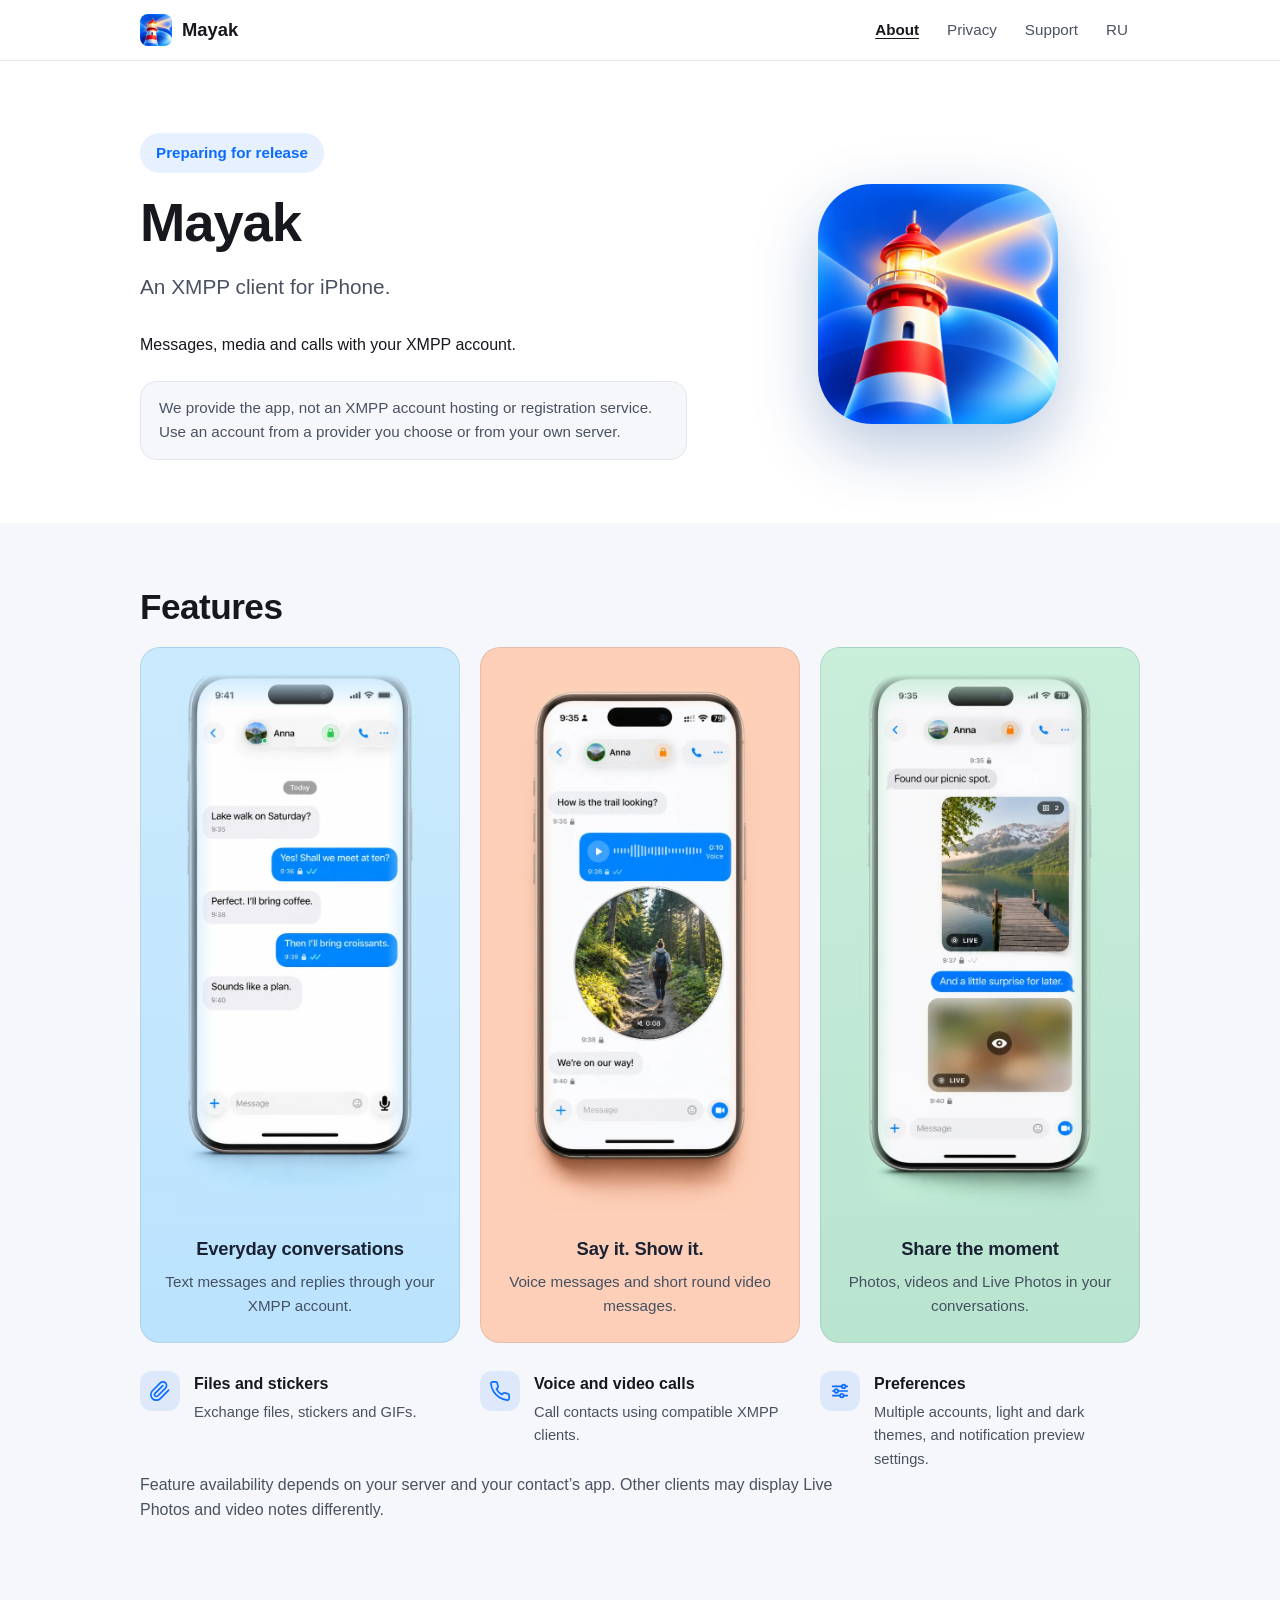
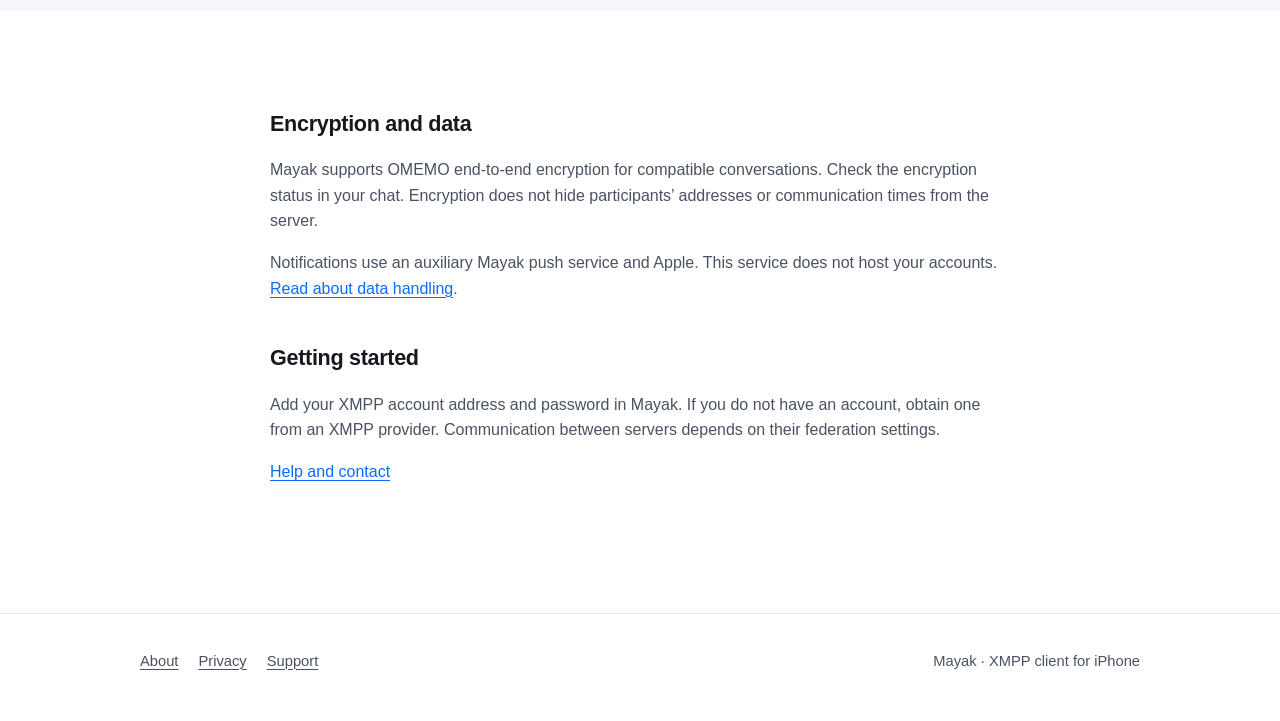
<file: index.html>
<!DOCTYPE html>
<html lang="en">
<head>
  <meta charset="utf-8">
  <meta name="viewport" content="width=device-width, initial-scale=1">
  <title>Mayak</title>
  <meta name="description" content="Mayak — XMPP messenger client for iPhone.">
  <link rel="icon" type="image/png" href="assets/app-icon-180.png">
  <link rel="stylesheet" href="assets/style.css">
  <link rel="alternate" hreflang="ru" href="ru/index.html">
  <link rel="alternate" hreflang="en" href="en/index.html">
  <noscript><meta http-equiv="refresh" content="0; url=en/index.html"></noscript>
  <script>
    (function () {
      // Static hosting cannot read the Accept-Language header, so use its
      // client-side equivalent: the browser language preference list. First
      // supported match wins; anything undetected falls through to English.
      var langs = navigator.languages
        || [navigator.language || navigator.userLanguage || ""];
      var target = "en/index.html";
      for (var i = 0; i < langs.length; i++) {
        var tag = String(langs[i] || "").toLowerCase();
        if (tag === "ru" || tag.indexOf("ru-") === 0) {
          target = "ru/index.html";
          break;
        }
        if (tag === "en" || tag.indexOf("en-") === 0) { break; }
      }
      window.location.replace(target);
    })();
  </script>
</head>
<body>
  <main class="lang-pick">
    <div>
      <img src="assets/app-icon-180.png" alt="Mayak" width="120" height="120">
      <h1>Mayak</h1>
      <p>Redirecting… / Перенаправление…</p>
      <div class="choices">
        <a href="en/index.html" hreflang="en">English</a>
        <a href="ru/index.html" hreflang="ru">Русский</a>
      </div>
    </div>
  </main>
</body>
</html>
</file>
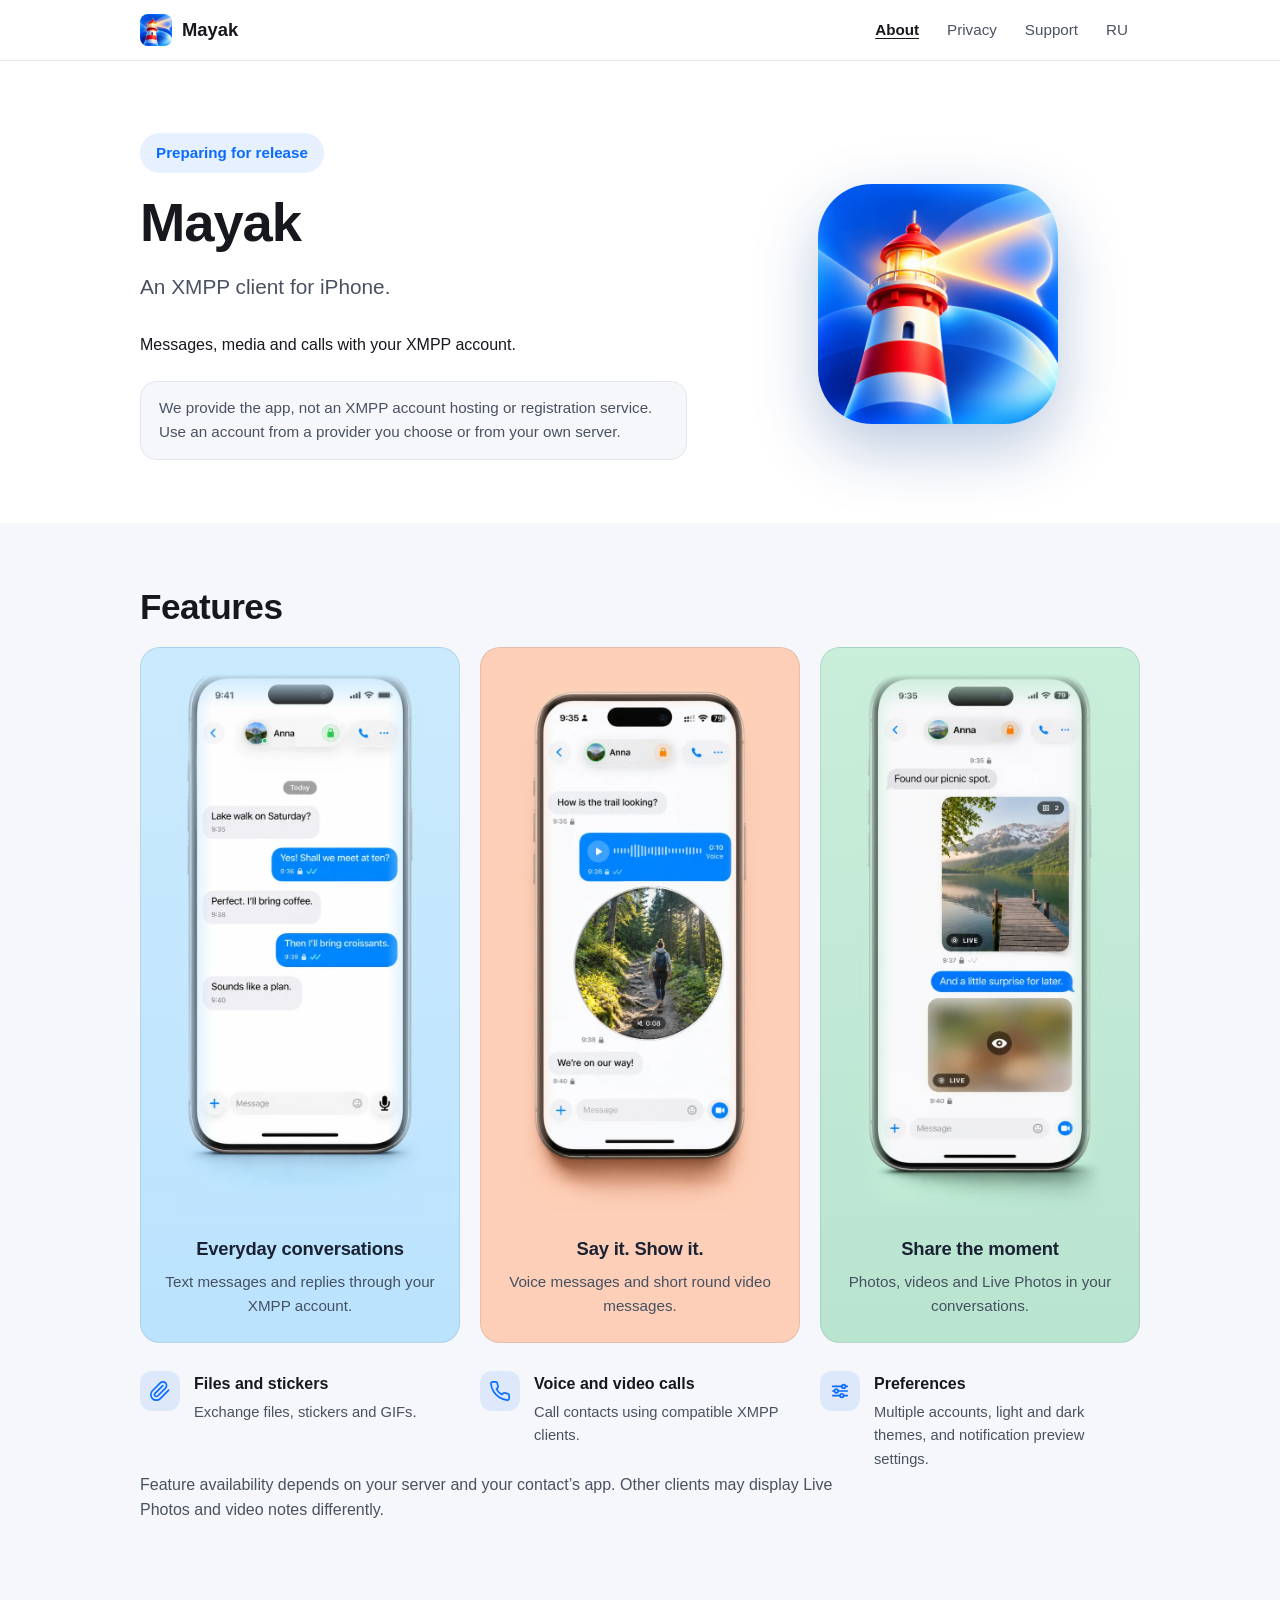
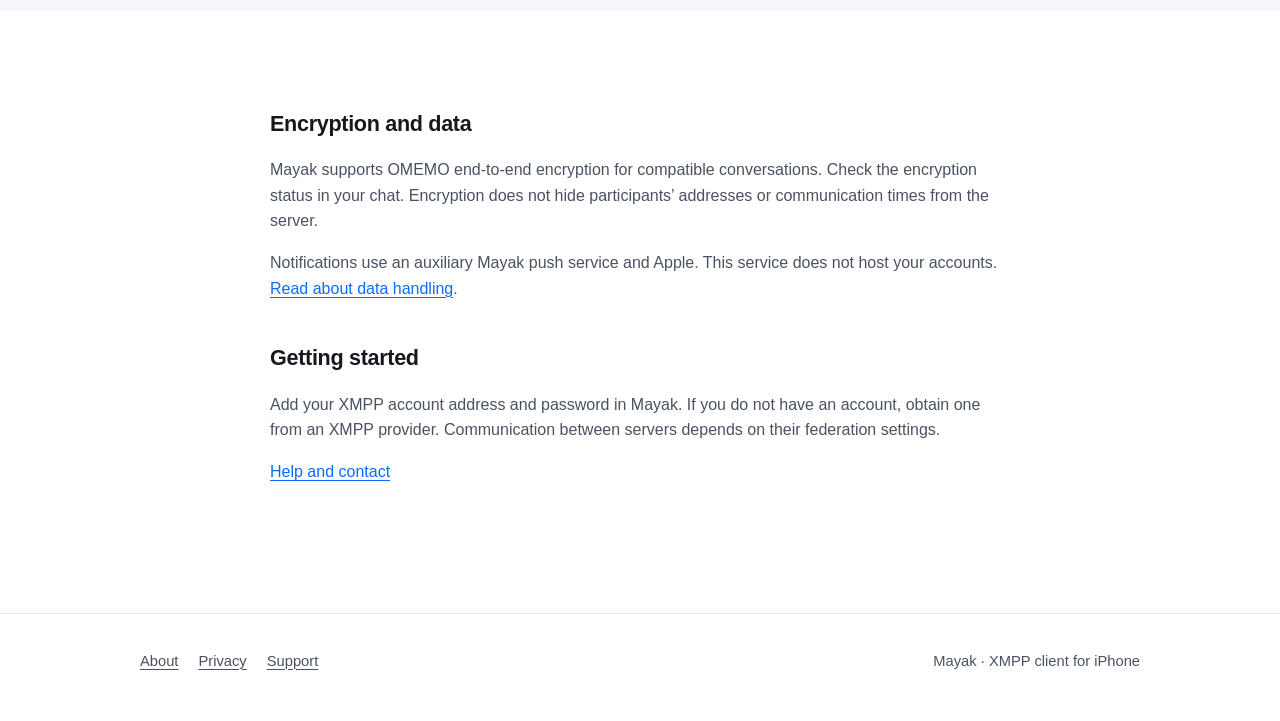
<file: en/index.html>
<!doctype html>
<html lang="en"><head>
<meta charset="utf-8"><meta name="viewport" content="width=device-width, initial-scale=1">
<title>Mayak — XMPP client for iPhone</title><meta name="description" content="Mayak: messages, Live Photos, voice messages, video notes and calls with your XMPP account.">
<link rel="icon" href="../assets/app-icon-180.png"><link rel="stylesheet" href="../assets/style.css">
<link rel="alternate" hreflang="ru" href="../ru/index.html"><link rel="alternate" hreflang="en" href="../en/index.html">
</head><body>
<a class="skip-link" href="#main">Skip to content</a>
<header class="site-header"><div class="wrap"><a class="brand" href="./index.html"><img src="../assets/app-icon-180.png" width="32" height="32" alt=""><span>Mayak</span></a>
<nav class="site-nav" aria-label="Navigation"><a href="./index.html" aria-current="page">About</a><a href="./privacy/index.html">Privacy</a><a href="./support/index.html">Support</a><a href="../ru/index.html" lang="ru">RU</a></nav></div></header>
<main id="main"><section class="hero"><div class="wrap hero-inner"><div><span class="badge-coming">Preparing for release</span><h1>Mayak</h1><p class="lead">An XMPP client for iPhone.</p><p>Messages, media and calls with your XMPP account.</p><p class="hero-note">We provide the app, not an XMPP account hosting or registration service. Use an account from a provider you choose or from your own server.</p></div><div class="hero-visual"><img class="app-icon" src="../assets/app-icon.png" width="200" height="200" alt="Mayak app icon"></div></div></section>
<section class="section alt"><div class="wrap"><h2 id="features">Features</h2><div class="feature-cards"><article class="feature-card feature-blue"><div class="feature-media"><img src="../assets/features/conversations-560.webp" srcset="../assets/features/conversations-560.webp 560w, ../assets/features/conversations-1120.webp 1120w" sizes="(max-width: 899px) 215px, 245px" width="560" height="1245" loading="lazy" decoding="async" alt="A Mayak chat with text messages and replies"></div><h3>Everyday conversations</h3><p>Text messages and replies through your XMPP account.</p></article><article class="feature-card feature-peach"><div class="feature-media"><img src="../assets/features/voice-video-560.webp" srcset="../assets/features/voice-video-560.webp 560w, ../assets/features/voice-video-1120.webp 1120w" sizes="(max-width: 899px) 215px, 245px" width="560" height="1245" loading="lazy" decoding="async" alt="A voice message and a round video note in a chat"></div><h3>Say it. Show it.</h3><p>Voice messages and short round video messages.</p></article><article class="feature-card feature-mint"><div class="feature-media"><img src="../assets/features/photos-560.webp" srcset="../assets/features/photos-560.webp 560w, ../assets/features/photos-1120.webp 1120w" sizes="(max-width: 899px) 215px, 245px" width="560" height="1245" loading="lazy" decoding="async" alt="A photo and a Live Photo shared in a conversation"></div><h3>Share the moment</h3><p>Photos, videos and Live Photos in your conversations.</p></article></div><div class="feature-minor"><div class="feature-minor-item"><span class="feature-minor-icon" aria-hidden="true"><svg viewBox="0 0 24 24" fill="none" stroke="currentColor" stroke-width="1.8" stroke-linecap="round" stroke-linejoin="round"><path d="M21.44 11.05l-9.19 9.19a6 6 0 0 1-8.49-8.49l8.57-8.57A4 4 0 1 1 18 8.84l-8.59 8.57a2 2 0 0 1-2.83-2.83l8.49-8.48"/></svg></span><div><h3>Files and stickers</h3><p>Exchange files, stickers and GIFs.</p></div></div><div class="feature-minor-item"><span class="feature-minor-icon" aria-hidden="true"><svg viewBox="0 0 24 24" fill="none" stroke="currentColor" stroke-width="1.8" stroke-linecap="round" stroke-linejoin="round"><path d="M22 16.92v3a2 2 0 0 1-2.18 2 19.79 19.79 0 0 1-8.63-3.07 19.5 19.5 0 0 1-6-6A19.79 19.79 0 0 1 2.12 4.18 2 2 0 0 1 4.11 2h3a2 2 0 0 1 2 1.72c.13.96.36 1.9.7 2.81a2 2 0 0 1-.45 2.11L8.09 9.91a16 16 0 0 0 6 6l1.27-1.27a2 2 0 0 1 2.11-.45c.91.34 1.85.57 2.81.7A2 2 0 0 1 22 16.92z"/></svg></span><div><h3>Voice and video calls</h3><p>Call contacts using compatible XMPP clients.</p></div></div><div class="feature-minor-item"><span class="feature-minor-icon" aria-hidden="true"><svg viewBox="0 0 24 24" fill="none" stroke="currentColor" stroke-width="1.8" stroke-linecap="round" stroke-linejoin="round"><line x1="4" y1="7" x2="14" y2="7"/><line x1="18" y1="7" x2="20" y2="7"/><circle cx="16" cy="7" r="2"/><line x1="4" y1="12" x2="6" y2="12"/><line x1="10" y1="12" x2="20" y2="12"/><circle cx="8" cy="12" r="2"/><line x1="4" y1="17" x2="12" y2="17"/><line x1="16" y1="17" x2="20" y2="17"/><circle cx="14" cy="17" r="2"/></svg></span><div><h3>Preferences</h3><p>Multiple accounts, light and dark themes, and notification preview settings.</p></div></div></div><p class="sub compatibility">Feature availability depends on your server and your contact’s app. Other clients may display Live Photos and video notes differently.</p></div></section>
<section class="section"><div class="wrap doc"><h2 id="privacy">Encryption and data</h2><p>Mayak supports OMEMO end-to-end encryption for compatible conversations. Check the encryption status in your chat. Encryption does not hide participants’ addresses or communication times from the server.</p><p>Notifications use an auxiliary Mayak push service and Apple. This service does not host your accounts. <a href="privacy/index.html">Read about data handling</a>.</p><h2 id="start">Getting started</h2><p>Add your XMPP account address and password in Mayak. If you do not have an account, obtain one from an XMPP provider. Communication between servers depends on their federation settings.</p><p><a href="support/index.html">Help and contact</a></p></div></section></main>
<footer class="site-footer"><div class="wrap"><nav aria-label="Links"><a href="./index.html" aria-current="page">About</a><a href="./privacy/index.html">Privacy</a><a href="./support/index.html">Support</a></nav><span class="copy">Mayak · XMPP client for iPhone</span></div></footer>
</body></html>
</file>
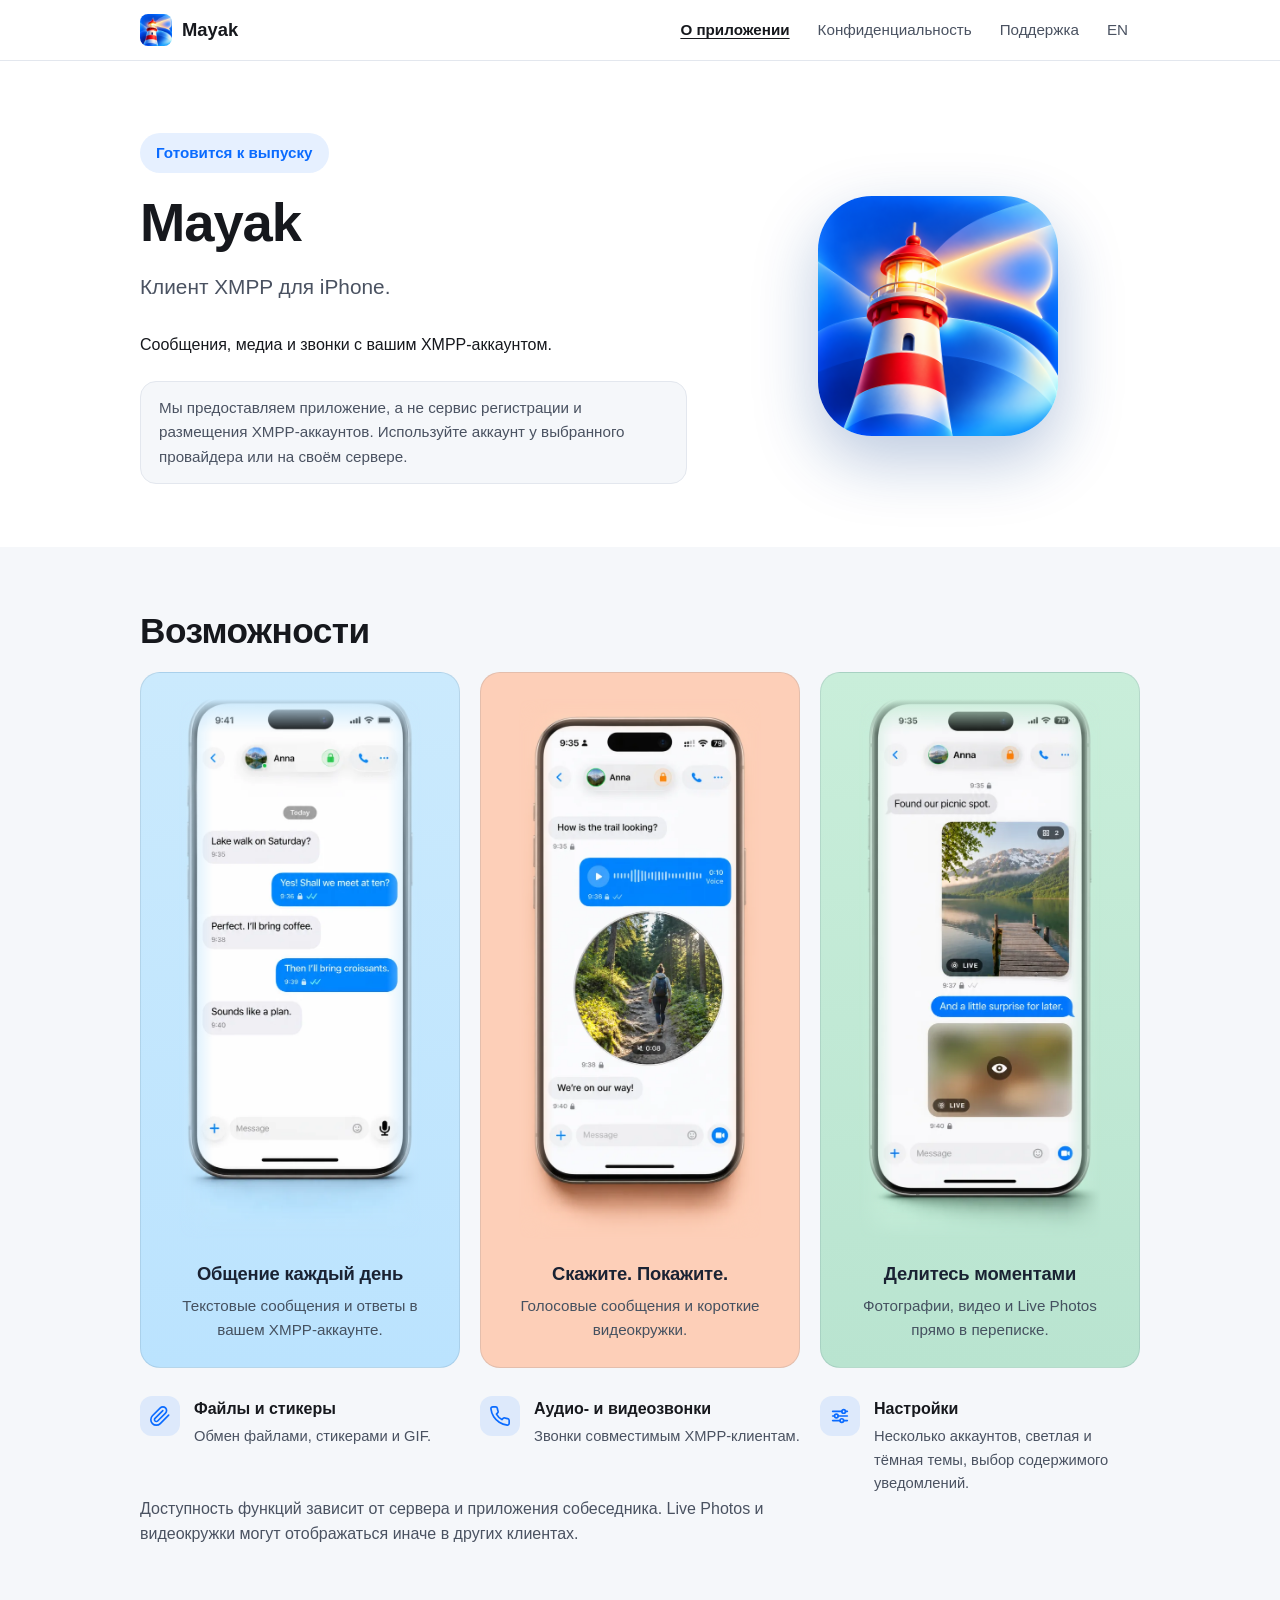
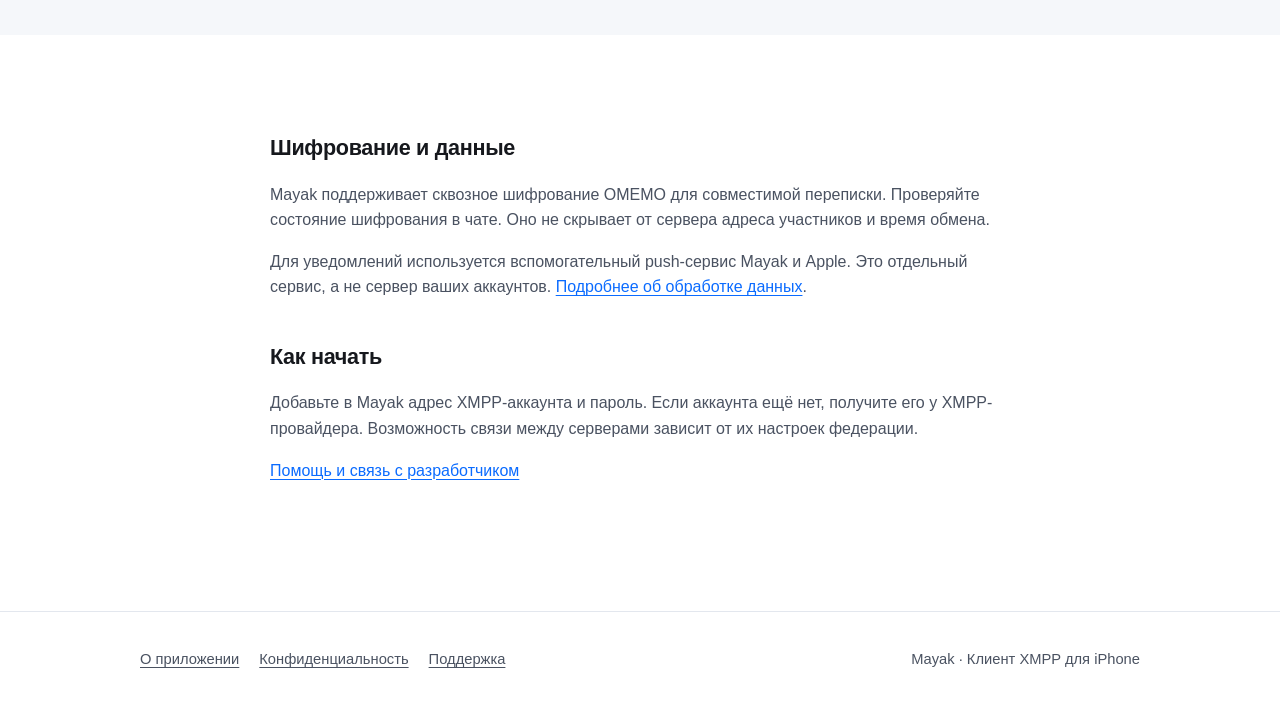
<file: ru/index.html>
<!doctype html>
<html lang="ru"><head>
<meta charset="utf-8"><meta name="viewport" content="width=device-width, initial-scale=1">
<title>Mayak — клиент XMPP для iPhone</title><meta name="description" content="Mayak: сообщения, Live Photos, голосовые, видеокружки и звонки с вашим XMPP-аккаунтом.">
<link rel="icon" href="../assets/app-icon-180.png"><link rel="stylesheet" href="../assets/style.css">
<link rel="alternate" hreflang="ru" href="../ru/index.html"><link rel="alternate" hreflang="en" href="../en/index.html">
</head><body>
<a class="skip-link" href="#main">К содержимому</a>
<header class="site-header"><div class="wrap"><a class="brand" href="./index.html"><img src="../assets/app-icon-180.png" width="32" height="32" alt=""><span>Mayak</span></a>
<nav class="site-nav" aria-label="Навигация"><a href="./index.html" aria-current="page">О приложении</a><a href="./privacy/index.html">Конфиденциальность</a><a href="./support/index.html">Поддержка</a><a href="../en/index.html" lang="en">EN</a></nav></div></header>
<main id="main"><section class="hero"><div class="wrap hero-inner"><div><span class="badge-coming">Готовится к выпуску</span><h1>Mayak</h1><p class="lead">Клиент XMPP для iPhone.</p><p>Сообщения, медиа и звонки с вашим XMPP-аккаунтом.</p><p class="hero-note">Мы предоставляем приложение, а не сервис регистрации и размещения XMPP-аккаунтов. Используйте аккаунт у выбранного провайдера или на своём сервере.</p></div><div class="hero-visual"><img class="app-icon" src="../assets/app-icon.png" width="200" height="200" alt="Иконка Mayak"></div></div></section>
<section class="section alt"><div class="wrap"><h2 id="features">Возможности</h2><div class="feature-cards"><article class="feature-card feature-blue"><div class="feature-media"><img src="../assets/features/conversations-560.webp" srcset="../assets/features/conversations-560.webp 560w, ../assets/features/conversations-1120.webp 1120w" sizes="(max-width: 899px) 215px, 245px" width="560" height="1245" loading="lazy" decoding="async" alt="Переписка в чате: текстовые сообщения и ответы"></div><h3>Общение каждый день</h3><p>Текстовые сообщения и ответы в вашем XMPP-аккаунте.</p></article><article class="feature-card feature-peach"><div class="feature-media"><img src="../assets/features/voice-video-560.webp" srcset="../assets/features/voice-video-560.webp 560w, ../assets/features/voice-video-1120.webp 1120w" sizes="(max-width: 899px) 215px, 245px" width="560" height="1245" loading="lazy" decoding="async" alt="Голосовое сообщение и видеокружок в чате"></div><h3>Скажите. Покажите.</h3><p>Голосовые сообщения и короткие видеокружки.</p></article><article class="feature-card feature-mint"><div class="feature-media"><img src="../assets/features/photos-560.webp" srcset="../assets/features/photos-560.webp 560w, ../assets/features/photos-1120.webp 1120w" sizes="(max-width: 899px) 215px, 245px" width="560" height="1245" loading="lazy" decoding="async" alt="Фотография и Live Photo в переписке"></div><h3>Делитесь моментами</h3><p>Фотографии, видео и Live Photos прямо в переписке.</p></article></div><div class="feature-minor"><div class="feature-minor-item"><span class="feature-minor-icon" aria-hidden="true"><svg viewBox="0 0 24 24" fill="none" stroke="currentColor" stroke-width="1.8" stroke-linecap="round" stroke-linejoin="round"><path d="M21.44 11.05l-9.19 9.19a6 6 0 0 1-8.49-8.49l8.57-8.57A4 4 0 1 1 18 8.84l-8.59 8.57a2 2 0 0 1-2.83-2.83l8.49-8.48"/></svg></span><div><h3>Файлы и стикеры</h3><p>Обмен файлами, стикерами и GIF.</p></div></div><div class="feature-minor-item"><span class="feature-minor-icon" aria-hidden="true"><svg viewBox="0 0 24 24" fill="none" stroke="currentColor" stroke-width="1.8" stroke-linecap="round" stroke-linejoin="round"><path d="M22 16.92v3a2 2 0 0 1-2.18 2 19.79 19.79 0 0 1-8.63-3.07 19.5 19.5 0 0 1-6-6A19.79 19.79 0 0 1 2.12 4.18 2 2 0 0 1 4.11 2h3a2 2 0 0 1 2 1.72c.13.96.36 1.9.7 2.81a2 2 0 0 1-.45 2.11L8.09 9.91a16 16 0 0 0 6 6l1.27-1.27a2 2 0 0 1 2.11-.45c.91.34 1.85.57 2.81.7A2 2 0 0 1 22 16.92z"/></svg></span><div><h3>Аудио- и видеозвонки</h3><p>Звонки совместимым XMPP-клиентам.</p></div></div><div class="feature-minor-item"><span class="feature-minor-icon" aria-hidden="true"><svg viewBox="0 0 24 24" fill="none" stroke="currentColor" stroke-width="1.8" stroke-linecap="round" stroke-linejoin="round"><line x1="4" y1="7" x2="14" y2="7"/><line x1="18" y1="7" x2="20" y2="7"/><circle cx="16" cy="7" r="2"/><line x1="4" y1="12" x2="6" y2="12"/><line x1="10" y1="12" x2="20" y2="12"/><circle cx="8" cy="12" r="2"/><line x1="4" y1="17" x2="12" y2="17"/><line x1="16" y1="17" x2="20" y2="17"/><circle cx="14" cy="17" r="2"/></svg></span><div><h3>Настройки</h3><p>Несколько аккаунтов, светлая и тёмная темы, выбор содержимого уведомлений.</p></div></div></div><p class="sub compatibility">Доступность функций зависит от сервера и приложения собеседника. Live Photos и видеокружки могут отображаться иначе в других клиентах.</p></div></section>
<section class="section"><div class="wrap doc"><h2 id="privacy">Шифрование и данные</h2><p>Mayak поддерживает сквозное шифрование OMEMO для совместимой переписки. Проверяйте состояние шифрования в чате. Оно не скрывает от сервера адреса участников и время обмена.</p><p>Для уведомлений используется вспомогательный push-сервис Mayak и Apple. Это отдельный сервис, а не сервер ваших аккаунтов. <a href="privacy/index.html">Подробнее об обработке данных</a>.</p><h2 id="start">Как начать</h2><p>Добавьте в Mayak адрес XMPP-аккаунта и пароль. Если аккаунта ещё нет, получите его у XMPP-провайдера. Возможность связи между серверами зависит от их настроек федерации.</p><p><a href="support/index.html">Помощь и связь с разработчиком</a></p></div></section></main>
<footer class="site-footer"><div class="wrap"><nav aria-label="Ссылки"><a href="./index.html" aria-current="page">О приложении</a><a href="./privacy/index.html">Конфиденциальность</a><a href="./support/index.html">Поддержка</a></nav><span class="copy">Mayak · Клиент XMPP для iPhone</span></div></footer>
</body></html>
</file>
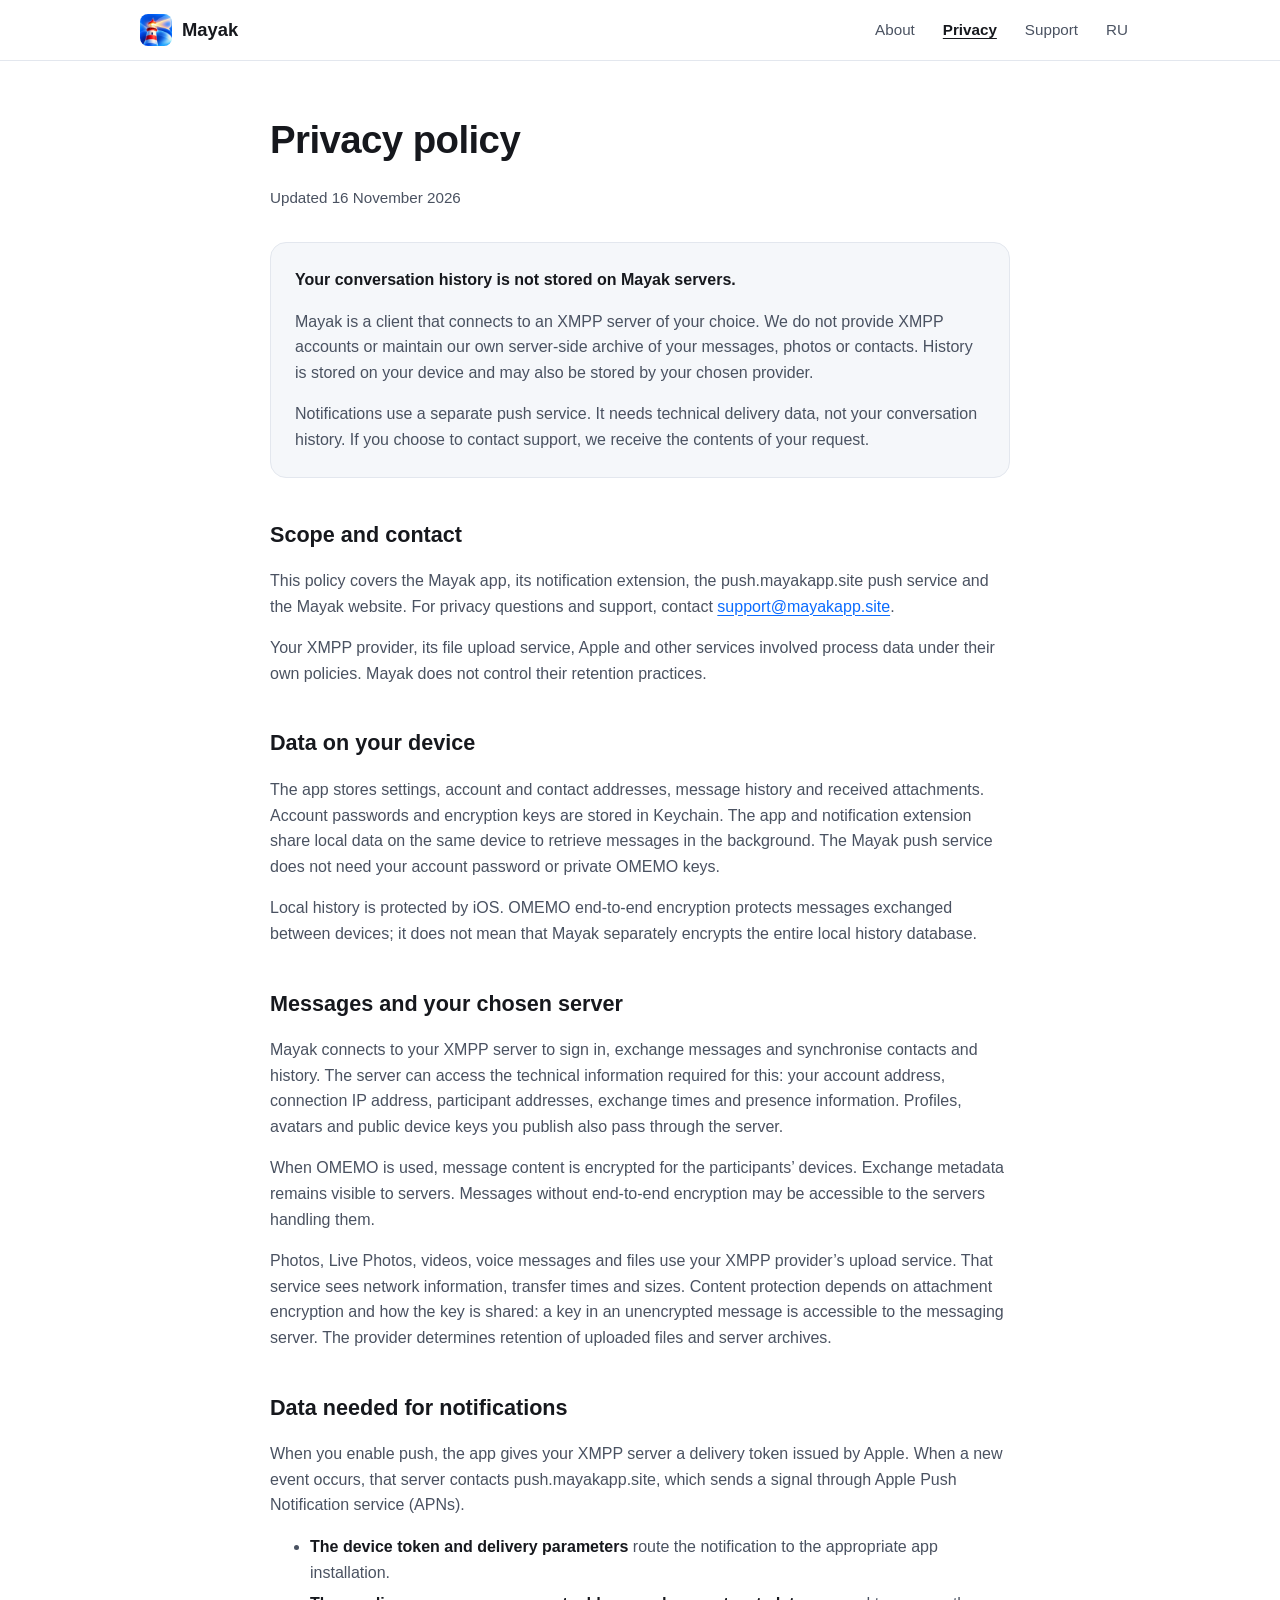
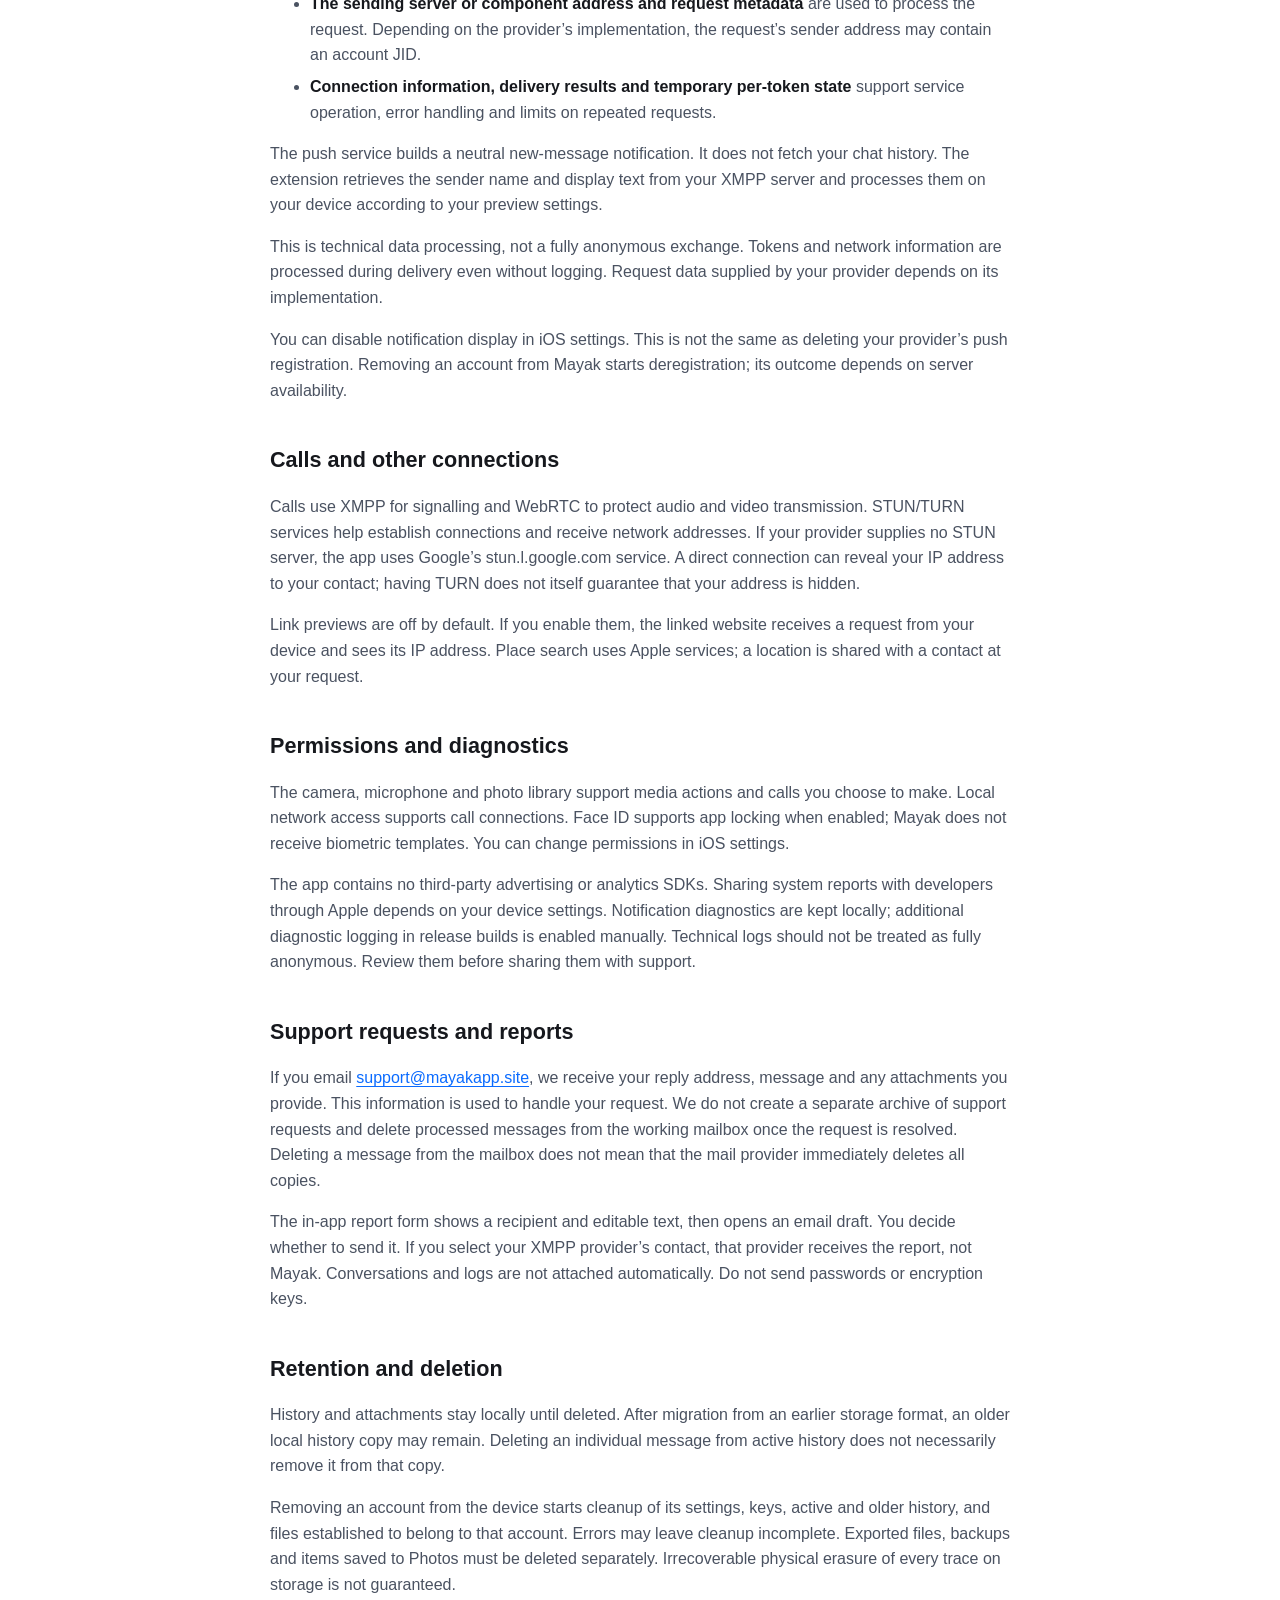
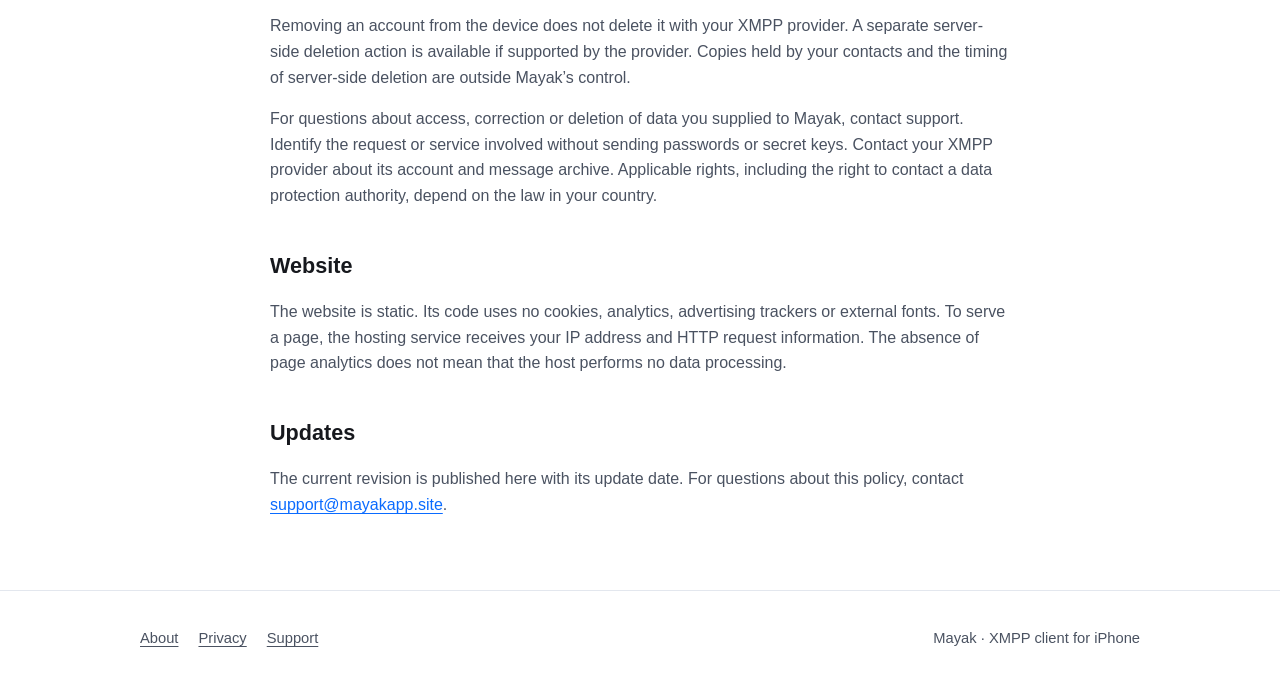
<file: en/privacy/index.html>
<!doctype html>
<html lang="en"><head>
<meta charset="utf-8"><meta name="viewport" content="width=device-width, initial-scale=1">
<title>Privacy policy — Mayak</title><meta name="description" content="Privacy policy Mayak">
<link rel="icon" href="../../assets/app-icon-180.png"><link rel="stylesheet" href="../../assets/style.css">
<link rel="alternate" hreflang="ru" href="../../ru/privacy/index.html"><link rel="alternate" hreflang="en" href="../../en/privacy/index.html">
</head><body>
<a class="skip-link" href="#main">Skip to content</a>
<header class="site-header"><div class="wrap"><a class="brand" href="../index.html"><img src="../../assets/app-icon-180.png" width="32" height="32" alt=""><span>Mayak</span></a>
<nav class="site-nav" aria-label="Navigation"><a href="../index.html">About</a><a href="../privacy/index.html" aria-current="page">Privacy</a><a href="../support/index.html">Support</a><a href="../../ru/privacy/index.html" lang="ru">RU</a></nav></div></header>
<main id="main"><article class="wrap doc">
<h1>Privacy policy</h1>
<p class="doc-meta">Updated 16 November 2026</p>
<div class="contact-card"><p><strong>Your conversation history is not stored on Mayak servers.</strong></p><p>Mayak is a client that connects to an XMPP server of your choice. We do not provide XMPP accounts or maintain our own server-side archive of your messages, photos or contacts. History is stored on your device and may also be stored by your chosen provider.</p><p>Notifications use a separate push service. It needs technical delivery data, not your conversation history. If you choose to contact support, we receive the contents of your request.</p></div>
<section aria-labelledby="about"><h2 id="about">Scope and contact</h2><p>This policy covers the Mayak app, its notification extension, the push.mayakapp.site push service and the Mayak website. For privacy questions and support, contact <a href="mailto:support@mayakapp.site">support@mayakapp.site</a>.</p><p>Your XMPP provider, its file upload service, Apple and other services involved process data under their own policies. Mayak does not control their retention practices.</p></section>
<section aria-labelledby="device"><h2 id="device">Data on your device</h2><p>The app stores settings, account and contact addresses, message history and received attachments. Account passwords and encryption keys are stored in Keychain. The app and notification extension share local data on the same device to retrieve messages in the background. The Mayak push service does not need your account password or private OMEMO keys.</p><p>Local history is protected by iOS. OMEMO end-to-end encryption protects messages exchanged between devices; it does not mean that Mayak separately encrypts the entire local history database.</p></section>
<section aria-labelledby="xmpp"><h2 id="xmpp">Messages and your chosen server</h2><p>Mayak connects to your XMPP server to sign in, exchange messages and synchronise contacts and history. The server can access the technical information required for this: your account address, connection IP address, participant addresses, exchange times and presence information. Profiles, avatars and public device keys you publish also pass through the server.</p><p>When OMEMO is used, message content is encrypted for the participants’ devices. Exchange metadata remains visible to servers. Messages without end-to-end encryption may be accessible to the servers handling them.</p><p>Photos, Live Photos, videos, voice messages and files use your XMPP provider’s upload service. That service sees network information, transfer times and sizes. Content protection depends on attachment encryption and how the key is shared: a key in an unencrypted message is accessible to the messaging server. The provider determines retention of uploaded files and server archives.</p></section>
<section aria-labelledby="push"><h2 id="push">Data needed for notifications</h2><p>When you enable push, the app gives your XMPP server a delivery token issued by Apple. When a new event occurs, that server contacts push.mayakapp.site, which sends a signal through Apple Push Notification service (APNs).</p><ul><li><strong>The device token and delivery parameters</strong> route the notification to the appropriate app installation.</li><li><strong>The sending server or component address and request metadata</strong> are used to process the request. Depending on the provider’s implementation, the request’s sender address may contain an account JID.</li><li><strong>Connection information, delivery results and temporary per-token state</strong> support service operation, error handling and limits on repeated requests.</li></ul><p>The push service builds a neutral new-message notification. It does not fetch your chat history. The extension retrieves the sender name and display text from your XMPP server and processes them on your device according to your preview settings.</p><p>This is technical data processing, not a fully anonymous exchange. Tokens and network information are processed during delivery even without logging. Request data supplied by your provider depends on its implementation.</p><p>You can disable notification display in iOS settings. This is not the same as deleting your provider’s push registration. Removing an account from Mayak starts deregistration; its outcome depends on server availability.</p></section>
<section aria-labelledby="calls"><h2 id="calls">Calls and other connections</h2><p>Calls use XMPP for signalling and WebRTC to protect audio and video transmission. STUN/TURN services help establish connections and receive network addresses. If your provider supplies no STUN server, the app uses Google’s stun.l.google.com service. A direct connection can reveal your IP address to your contact; having TURN does not itself guarantee that your address is hidden.</p><p>Link previews are off by default. If you enable them, the linked website receives a request from your device and sees its IP address. Place search uses Apple services; a location is shared with a contact at your request.</p></section>
<section aria-labelledby="permissions"><h2 id="permissions">Permissions and diagnostics</h2><p>The camera, microphone and photo library support media actions and calls you choose to make. Local network access supports call connections. Face ID supports app locking when enabled; Mayak does not receive biometric templates. You can change permissions in iOS settings.</p><p>The app contains no third-party advertising or analytics SDKs. Sharing system reports with developers through Apple depends on your device settings. Notification diagnostics are kept locally; additional diagnostic logging in release builds is enabled manually. Technical logs should not be treated as fully anonymous. Review them before sharing them with support.</p></section>
<section aria-labelledby="support"><h2 id="support">Support requests and reports</h2><p>If you email <a href="mailto:support@mayakapp.site">support@mayakapp.site</a>, we receive your reply address, message and any attachments you provide. This information is used to handle your request. We do not create a separate archive of support requests and delete processed messages from the working mailbox once the request is resolved. Deleting a message from the mailbox does not mean that the mail provider immediately deletes all copies.</p><p>The in-app report form shows a recipient and editable text, then opens an email draft. You decide whether to send it. If you select your XMPP provider’s contact, that provider receives the report, not Mayak. Conversations and logs are not attached automatically. Do not send passwords or encryption keys.</p></section>
<section aria-labelledby="delete"><h2 id="delete">Retention and deletion</h2><p>History and attachments stay locally until deleted. After migration from an earlier storage format, an older local history copy may remain. Deleting an individual message from active history does not necessarily remove it from that copy.</p><p>Removing an account from the device starts cleanup of its settings, keys, active and older history, and files established to belong to that account. Errors may leave cleanup incomplete. Exported files, backups and items saved to Photos must be deleted separately. Irrecoverable physical erasure of every trace on storage is not guaranteed.</p><p>Removing an account from the device does not delete it with your XMPP provider. A separate server-side deletion action is available if supported by the provider. Copies held by your contacts and the timing of server-side deletion are outside Mayak’s control.</p><p>For questions about access, correction or deletion of data you supplied to Mayak, contact support. Identify the request or service involved without sending passwords or secret keys. Contact your XMPP provider about its account and message archive. Applicable rights, including the right to contact a data protection authority, depend on the law in your country.</p></section>
<section aria-labelledby="website"><h2 id="website">Website</h2><p>The website is static. Its code uses no cookies, analytics, advertising trackers or external fonts. To serve a page, the hosting service receives your IP address and HTTP request information. The absence of page analytics does not mean that the host performs no data processing.</p></section>
<section aria-labelledby="updates"><h2 id="updates">Updates</h2><p>The current revision is published here with its update date. For questions about this policy, contact <a href="mailto:support@mayakapp.site">support@mayakapp.site</a>.</p></section>
</article></main>
<footer class="site-footer"><div class="wrap"><nav aria-label="Links"><a href="../index.html">About</a><a href="../privacy/index.html" aria-current="page">Privacy</a><a href="../support/index.html">Support</a></nav><span class="copy">Mayak · XMPP client for iPhone</span></div></footer>
</body></html>
</file>
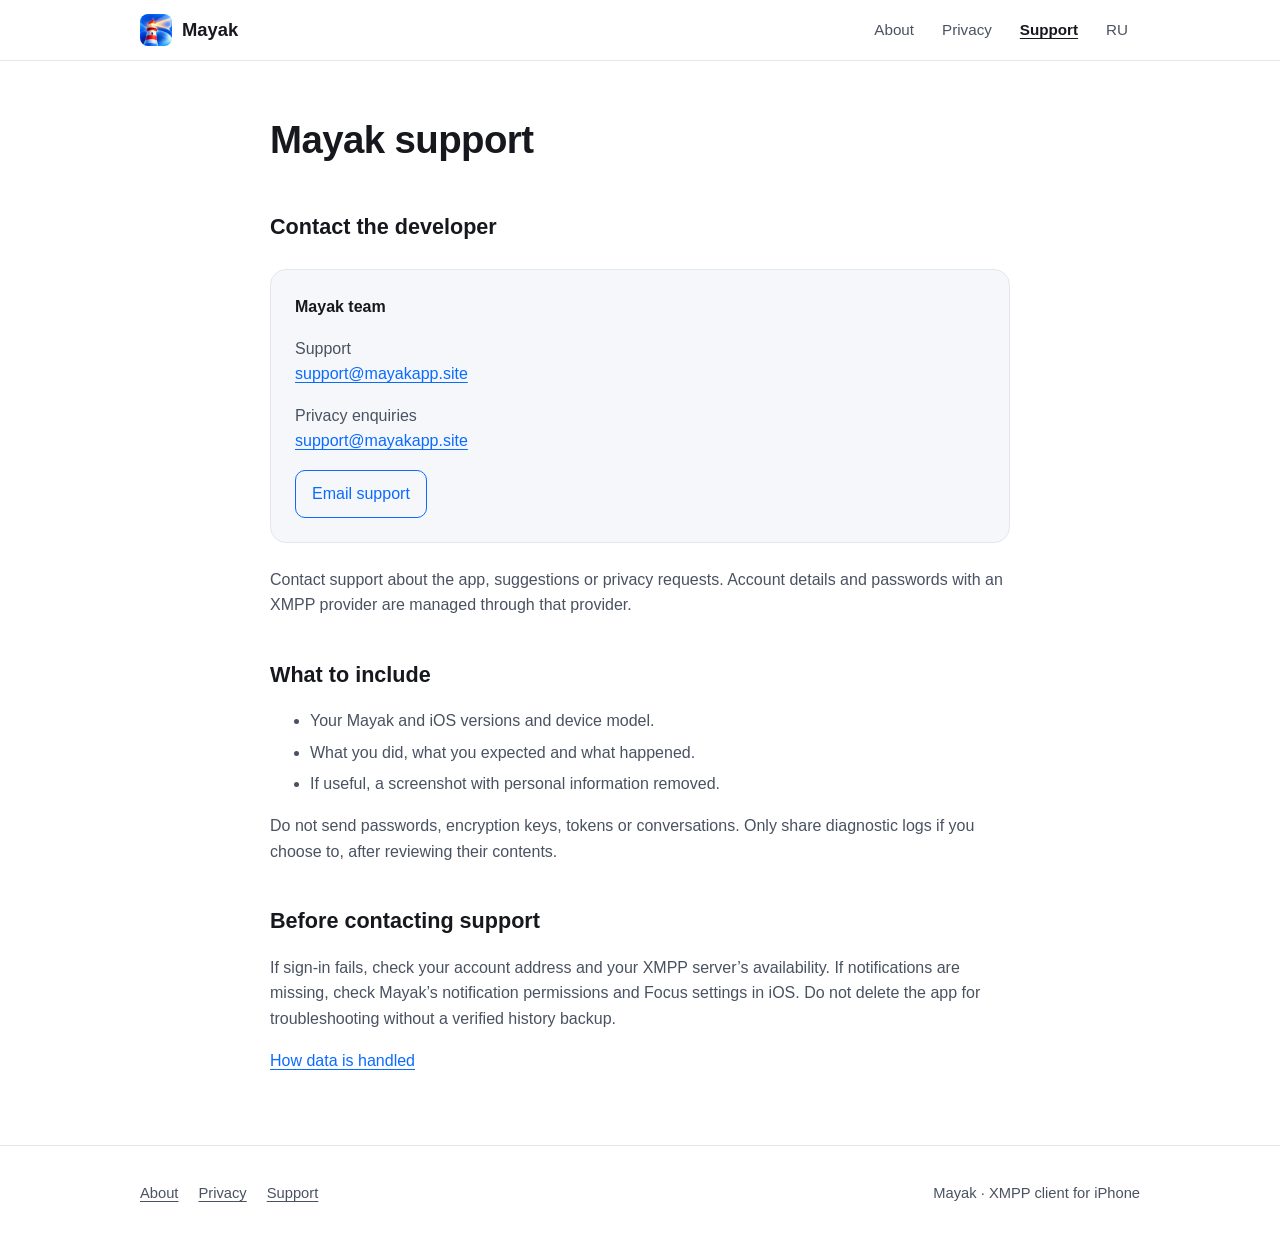
<file: en/support/index.html>
<!doctype html>
<html lang="en"><head>
<meta charset="utf-8"><meta name="viewport" content="width=device-width, initial-scale=1">
<title>Mayak support</title><meta name="description" content="Mayak support">
<link rel="icon" href="../../assets/app-icon-180.png"><link rel="stylesheet" href="../../assets/style.css">
<link rel="alternate" hreflang="ru" href="../../ru/support/index.html"><link rel="alternate" hreflang="en" href="../../en/support/index.html">
</head><body>
<a class="skip-link" href="#main">Skip to content</a>
<header class="site-header"><div class="wrap"><a class="brand" href="../index.html"><img src="../../assets/app-icon-180.png" width="32" height="32" alt=""><span>Mayak</span></a>
<nav class="site-nav" aria-label="Navigation"><a href="../index.html">About</a><a href="../privacy/index.html">Privacy</a><a href="../support/index.html" aria-current="page">Support</a><a href="../../ru/support/index.html" lang="ru">RU</a></nav></div></header>
<main id="main"><article class="wrap doc"><h1>Mayak support</h1><section aria-labelledby="contact"><h2 id="contact">Contact the developer</h2><div class="contact-card"><p><strong>Mayak team</strong></p><p>Support<br><a href="mailto:support@mayakapp.site">support@mayakapp.site</a></p><p>Privacy enquiries<br><a href="mailto:support@mayakapp.site">support@mayakapp.site</a></p><p><a class="contact-button" href="mailto:support@mayakapp.site?subject=Mayak%20support">Email support</a></p></div><p>Contact support about the app, suggestions or privacy requests. Account details and passwords with an XMPP provider are managed through that provider.</p></section><section aria-labelledby="report"><h2 id="report">What to include</h2><ul><li>Your Mayak and iOS versions and device model.</li><li>What you did, what you expected and what happened.</li><li>If useful, a screenshot with personal information removed.</li></ul><p>Do not send passwords, encryption keys, tokens or conversations. Only share diagnostic logs if you choose to, after reviewing their contents.</p></section><section aria-labelledby="help"><h2 id="help">Before contacting support</h2><p>If sign-in fails, check your account address and your XMPP server’s availability. If notifications are missing, check Mayak’s notification permissions and Focus settings in iOS. Do not delete the app for troubleshooting without a verified history backup.</p><p><a href="../privacy/index.html">How data is handled</a></p></section></article></main>
<footer class="site-footer"><div class="wrap"><nav aria-label="Links"><a href="../index.html">About</a><a href="../privacy/index.html">Privacy</a><a href="../support/index.html" aria-current="page">Support</a></nav><span class="copy">Mayak · XMPP client for iPhone</span></div></footer>
</body></html>
</file>
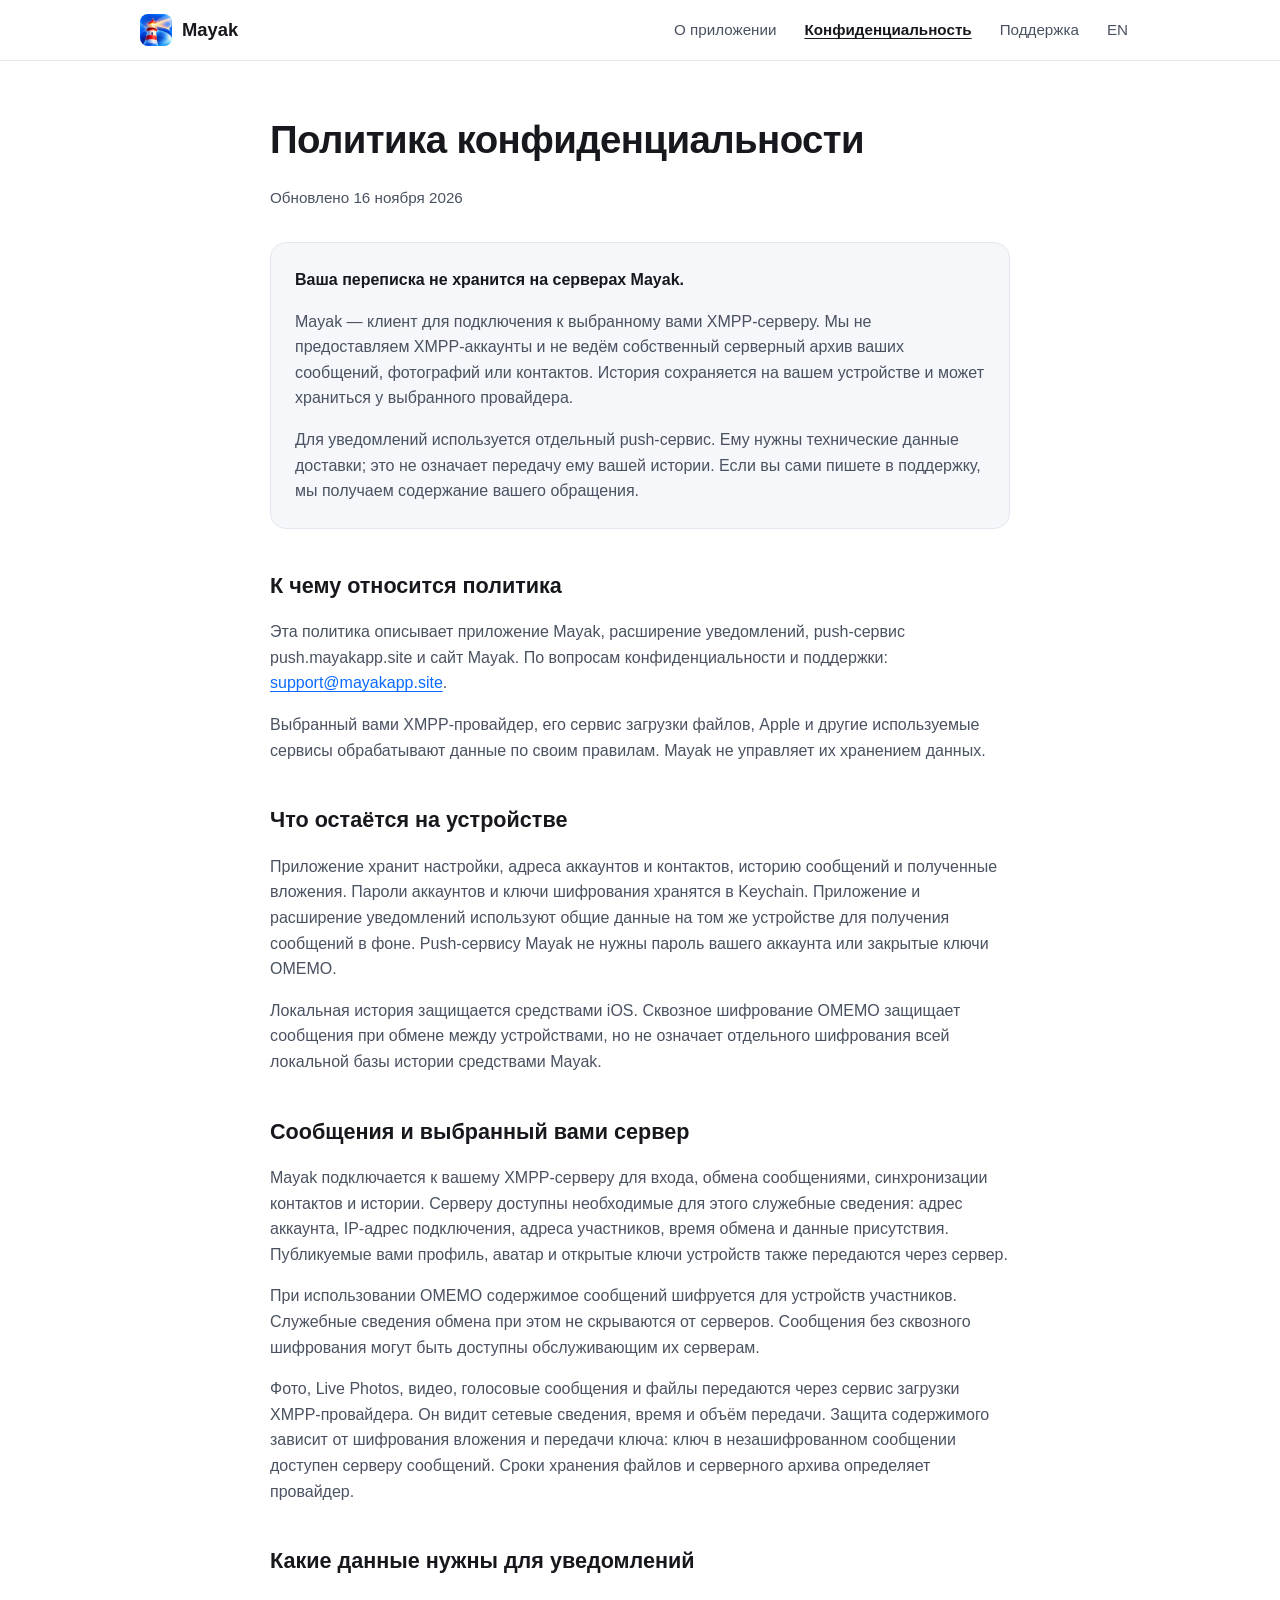
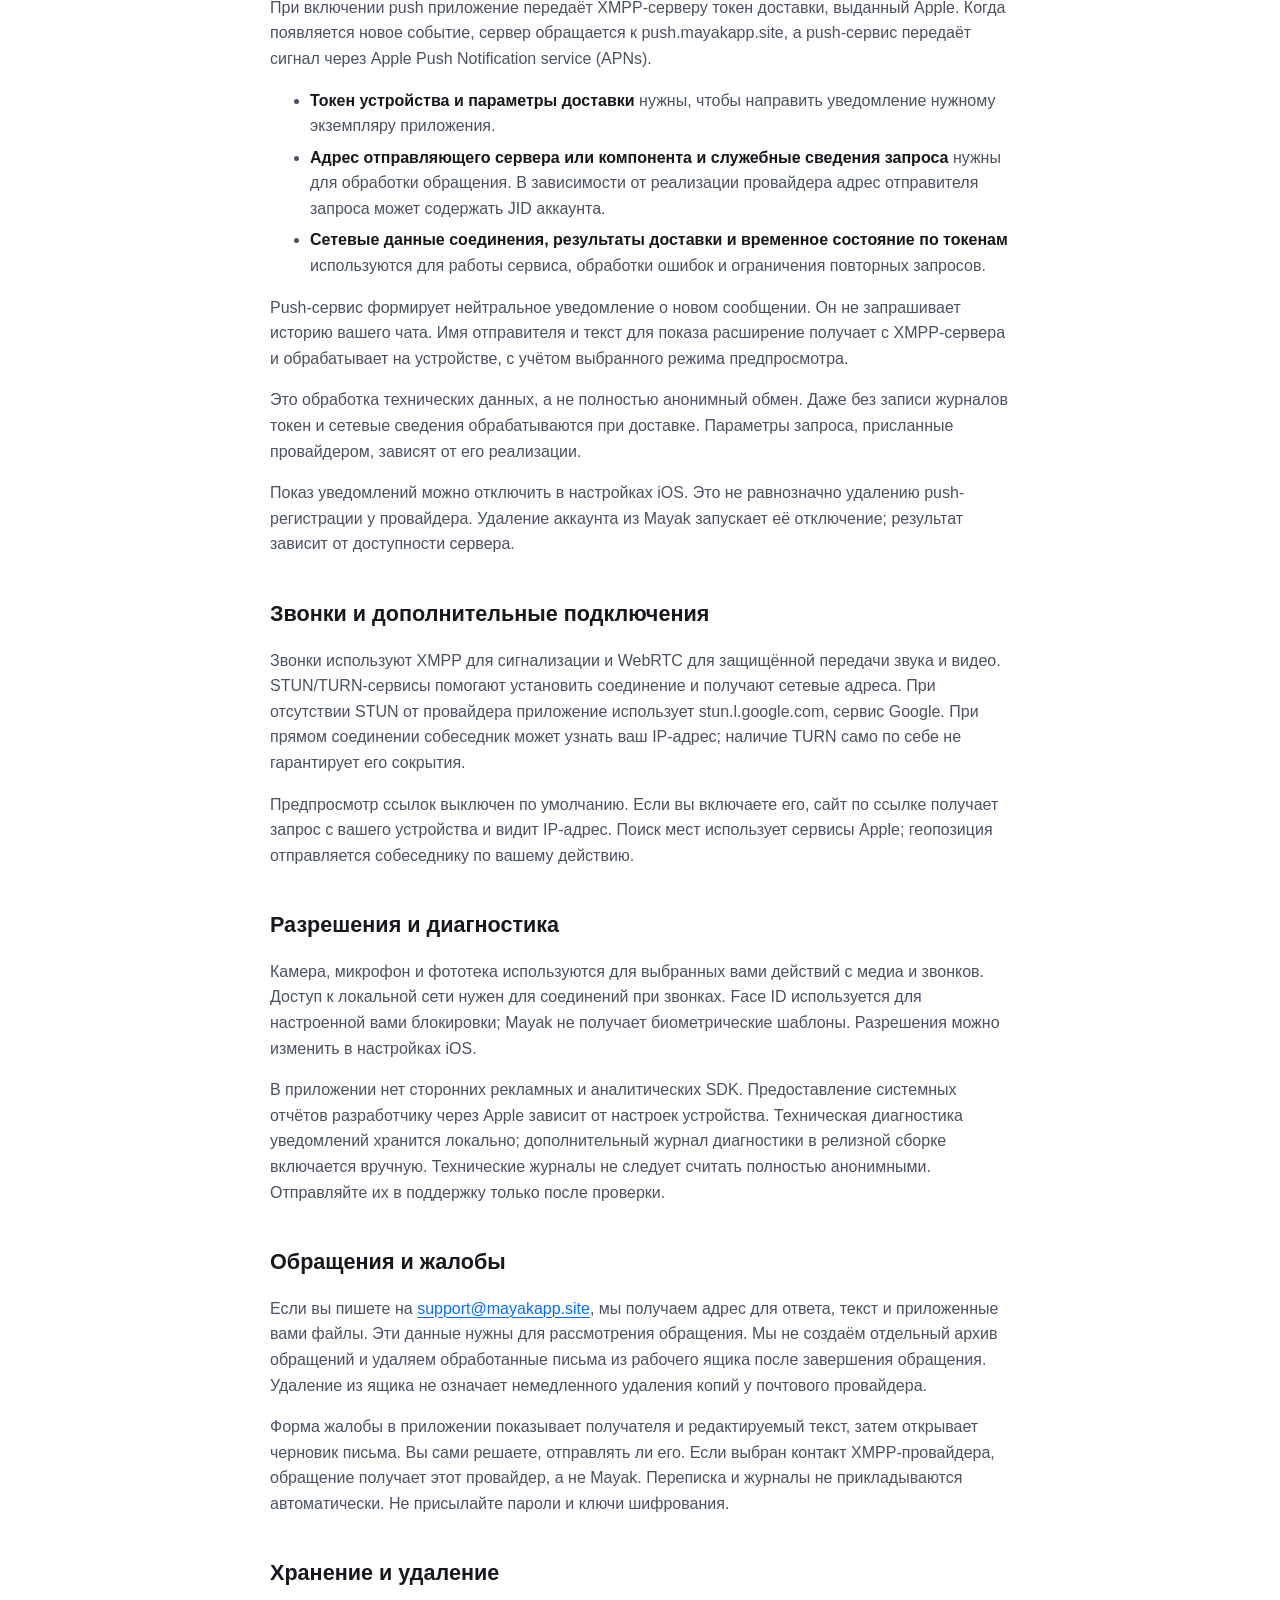
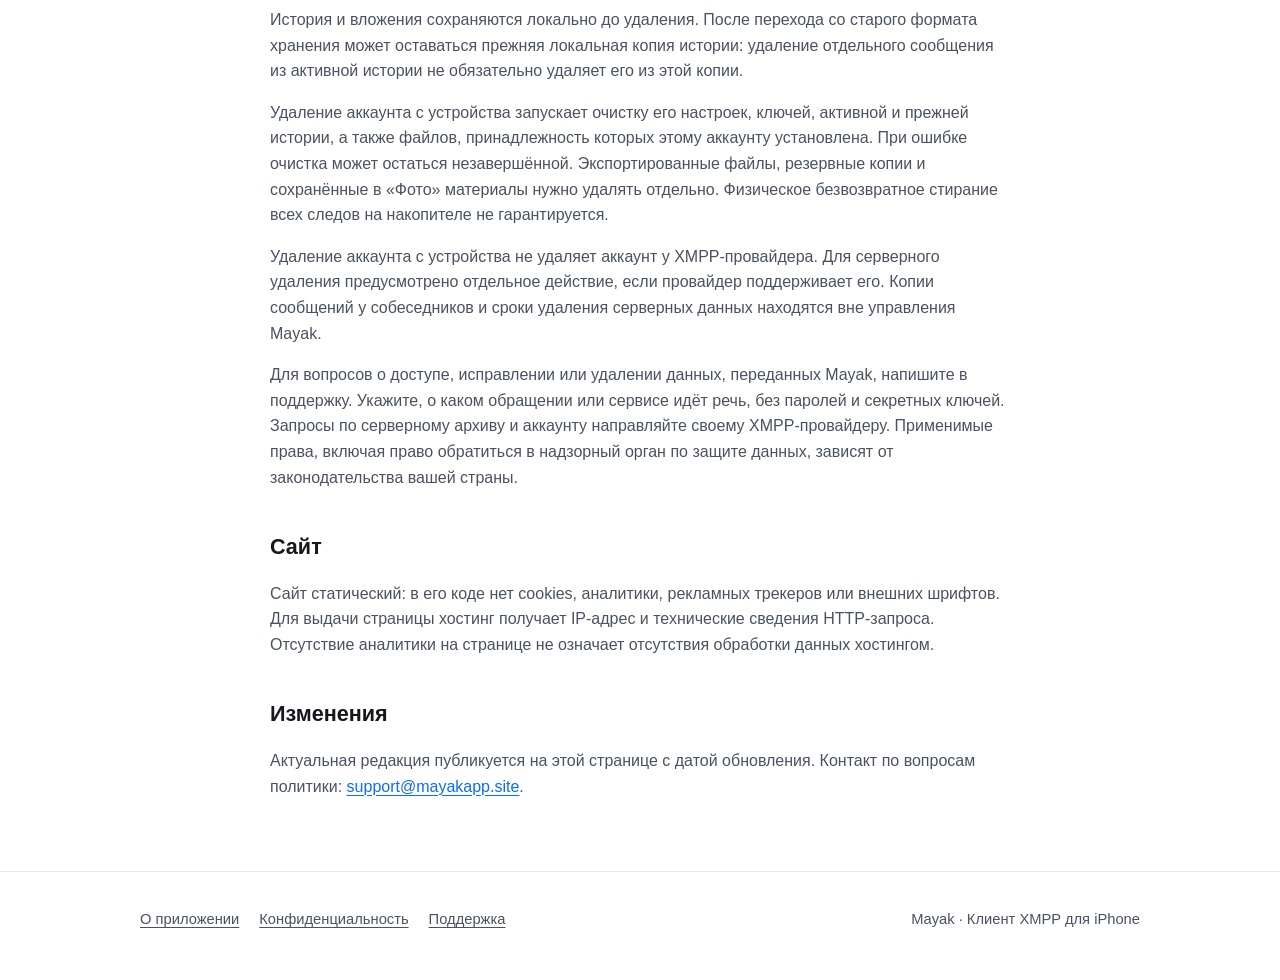
<file: ru/privacy/index.html>
<!doctype html>
<html lang="ru"><head>
<meta charset="utf-8"><meta name="viewport" content="width=device-width, initial-scale=1">
<title>Политика конфиденциальности — Mayak</title><meta name="description" content="Политика конфиденциальности Mayak">
<link rel="icon" href="../../assets/app-icon-180.png"><link rel="stylesheet" href="../../assets/style.css">
<link rel="alternate" hreflang="ru" href="../../ru/privacy/index.html"><link rel="alternate" hreflang="en" href="../../en/privacy/index.html">
</head><body>
<a class="skip-link" href="#main">К содержимому</a>
<header class="site-header"><div class="wrap"><a class="brand" href="../index.html"><img src="../../assets/app-icon-180.png" width="32" height="32" alt=""><span>Mayak</span></a>
<nav class="site-nav" aria-label="Навигация"><a href="../index.html">О приложении</a><a href="../privacy/index.html" aria-current="page">Конфиденциальность</a><a href="../support/index.html">Поддержка</a><a href="../../en/privacy/index.html" lang="en">EN</a></nav></div></header>
<main id="main"><article class="wrap doc">
<h1>Политика конфиденциальности</h1>
<p class="doc-meta">Обновлено 16 ноября 2026</p>
<div class="contact-card"><p><strong>Ваша переписка не хранится на серверах Mayak.</strong></p><p>Mayak — клиент для подключения к выбранному вами XMPP-серверу. Мы не предоставляем XMPP-аккаунты и не ведём собственный серверный архив ваших сообщений, фотографий или контактов. История сохраняется на вашем устройстве и может храниться у выбранного провайдера.</p><p>Для уведомлений используется отдельный push-сервис. Ему нужны технические данные доставки; это не означает передачу ему вашей истории. Если вы сами пишете в поддержку, мы получаем содержание вашего обращения.</p></div>
<section aria-labelledby="about"><h2 id="about">К чему относится политика</h2><p>Эта политика описывает приложение Mayak, расширение уведомлений, push-сервис push.mayakapp.site и сайт Mayak. По вопросам конфиденциальности и поддержки: <a href="mailto:support@mayakapp.site">support@mayakapp.site</a>.</p><p>Выбранный вами XMPP-провайдер, его сервис загрузки файлов, Apple и другие используемые сервисы обрабатывают данные по своим правилам. Mayak не управляет их хранением данных.</p></section>
<section aria-labelledby="device"><h2 id="device">Что остаётся на устройстве</h2><p>Приложение хранит настройки, адреса аккаунтов и контактов, историю сообщений и полученные вложения. Пароли аккаунтов и ключи шифрования хранятся в Keychain. Приложение и расширение уведомлений используют общие данные на том же устройстве для получения сообщений в фоне. Push-сервису Mayak не нужны пароль вашего аккаунта или закрытые ключи OMEMO.</p><p>Локальная история защищается средствами iOS. Сквозное шифрование OMEMO защищает сообщения при обмене между устройствами, но не означает отдельного шифрования всей локальной базы истории средствами Mayak.</p></section>
<section aria-labelledby="xmpp"><h2 id="xmpp">Сообщения и выбранный вами сервер</h2><p>Mayak подключается к вашему XMPP-серверу для входа, обмена сообщениями, синхронизации контактов и истории. Серверу доступны необходимые для этого служебные сведения: адрес аккаунта, IP-адрес подключения, адреса участников, время обмена и данные присутствия. Публикуемые вами профиль, аватар и открытые ключи устройств также передаются через сервер.</p><p>При использовании OMEMO содержимое сообщений шифруется для устройств участников. Служебные сведения обмена при этом не скрываются от серверов. Сообщения без сквозного шифрования могут быть доступны обслуживающим их серверам.</p><p>Фото, Live Photos, видео, голосовые сообщения и файлы передаются через сервис загрузки XMPP-провайдера. Он видит сетевые сведения, время и объём передачи. Защита содержимого зависит от шифрования вложения и передачи ключа: ключ в незашифрованном сообщении доступен серверу сообщений. Сроки хранения файлов и серверного архива определяет провайдер.</p></section>
<section aria-labelledby="push"><h2 id="push">Какие данные нужны для уведомлений</h2><p>При включении push приложение передаёт XMPP-серверу токен доставки, выданный Apple. Когда появляется новое событие, сервер обращается к push.mayakapp.site, а push-сервис передаёт сигнал через Apple Push Notification service (APNs).</p><ul><li><strong>Токен устройства и параметры доставки</strong> нужны, чтобы направить уведомление нужному экземпляру приложения.</li><li><strong>Адрес отправляющего сервера или компонента и служебные сведения запроса</strong> нужны для обработки обращения. В зависимости от реализации провайдера адрес отправителя запроса может содержать JID аккаунта.</li><li><strong>Сетевые данные соединения, результаты доставки и временное состояние по токенам</strong> используются для работы сервиса, обработки ошибок и ограничения повторных запросов.</li></ul><p>Push-сервис формирует нейтральное уведомление о новом сообщении. Он не запрашивает историю вашего чата. Имя отправителя и текст для показа расширение получает с XMPP-сервера и обрабатывает на устройстве, с учётом выбранного режима предпросмотра.</p><p>Это обработка технических данных, а не полностью анонимный обмен. Даже без записи журналов токен и сетевые сведения обрабатываются при доставке. Параметры запроса, присланные провайдером, зависят от его реализации.</p><p>Показ уведомлений можно отключить в настройках iOS. Это не равнозначно удалению push-регистрации у провайдера. Удаление аккаунта из Mayak запускает её отключение; результат зависит от доступности сервера.</p></section>
<section aria-labelledby="calls"><h2 id="calls">Звонки и дополнительные подключения</h2><p>Звонки используют XMPP для сигнализации и WebRTC для защищённой передачи звука и видео. STUN/TURN-сервисы помогают установить соединение и получают сетевые адреса. При отсутствии STUN от провайдера приложение использует stun.l.google.com, сервис Google. При прямом соединении собеседник может узнать ваш IP-адрес; наличие TURN само по себе не гарантирует его сокрытия.</p><p>Предпросмотр ссылок выключен по умолчанию. Если вы включаете его, сайт по ссылке получает запрос с вашего устройства и видит IP-адрес. Поиск мест использует сервисы Apple; геопозиция отправляется собеседнику по вашему действию.</p></section>
<section aria-labelledby="permissions"><h2 id="permissions">Разрешения и диагностика</h2><p>Камера, микрофон и фототека используются для выбранных вами действий с медиа и звонков. Доступ к локальной сети нужен для соединений при звонках. Face ID используется для настроенной вами блокировки; Mayak не получает биометрические шаблоны. Разрешения можно изменить в настройках iOS.</p><p>В приложении нет сторонних рекламных и аналитических SDK. Предоставление системных отчётов разработчику через Apple зависит от настроек устройства. Техническая диагностика уведомлений хранится локально; дополнительный журнал диагностики в релизной сборке включается вручную. Технические журналы не следует считать полностью анонимными. Отправляйте их в поддержку только после проверки.</p></section>
<section aria-labelledby="support"><h2 id="support">Обращения и жалобы</h2><p>Если вы пишете на <a href="mailto:support@mayakapp.site">support@mayakapp.site</a>, мы получаем адрес для ответа, текст и приложенные вами файлы. Эти данные нужны для рассмотрения обращения. Мы не создаём отдельный архив обращений и удаляем обработанные письма из рабочего ящика после завершения обращения. Удаление из ящика не означает немедленного удаления копий у почтового провайдера.</p><p>Форма жалобы в приложении показывает получателя и редактируемый текст, затем открывает черновик письма. Вы сами решаете, отправлять ли его. Если выбран контакт XMPP-провайдера, обращение получает этот провайдер, а не Mayak. Переписка и журналы не прикладываются автоматически. Не присылайте пароли и ключи шифрования.</p></section>
<section aria-labelledby="delete"><h2 id="delete">Хранение и удаление</h2><p>История и вложения сохраняются локально до удаления. После перехода со старого формата хранения может оставаться прежняя локальная копия истории: удаление отдельного сообщения из активной истории не обязательно удаляет его из этой копии.</p><p>Удаление аккаунта с устройства запускает очистку его настроек, ключей, активной и прежней истории, а также файлов, принадлежность которых этому аккаунту установлена. При ошибке очистка может остаться незавершённой. Экспортированные файлы, резервные копии и сохранённые в «Фото» материалы нужно удалять отдельно. Физическое безвозвратное стирание всех следов на накопителе не гарантируется.</p><p>Удаление аккаунта с устройства не удаляет аккаунт у XMPP-провайдера. Для серверного удаления предусмотрено отдельное действие, если провайдер поддерживает его. Копии сообщений у собеседников и сроки удаления серверных данных находятся вне управления Mayak.</p><p>Для вопросов о доступе, исправлении или удалении данных, переданных Mayak, напишите в поддержку. Укажите, о каком обращении или сервисе идёт речь, без паролей и секретных ключей. Запросы по серверному архиву и аккаунту направляйте своему XMPP-провайдеру. Применимые права, включая право обратиться в надзорный орган по защите данных, зависят от законодательства вашей страны.</p></section>
<section aria-labelledby="website"><h2 id="website">Сайт</h2><p>Сайт статический: в его коде нет cookies, аналитики, рекламных трекеров или внешних шрифтов. Для выдачи страницы хостинг получает IP-адрес и технические сведения HTTP-запроса. Отсутствие аналитики на странице не означает отсутствия обработки данных хостингом.</p></section>
<section aria-labelledby="updates"><h2 id="updates">Изменения</h2><p>Актуальная редакция публикуется на этой странице с датой обновления. Контакт по вопросам политики: <a href="mailto:support@mayakapp.site">support@mayakapp.site</a>.</p></section>
</article></main>
<footer class="site-footer"><div class="wrap"><nav aria-label="Ссылки"><a href="../index.html">О приложении</a><a href="../privacy/index.html" aria-current="page">Конфиденциальность</a><a href="../support/index.html">Поддержка</a></nav><span class="copy">Mayak · Клиент XMPP для iPhone</span></div></footer>
</body></html>
</file>
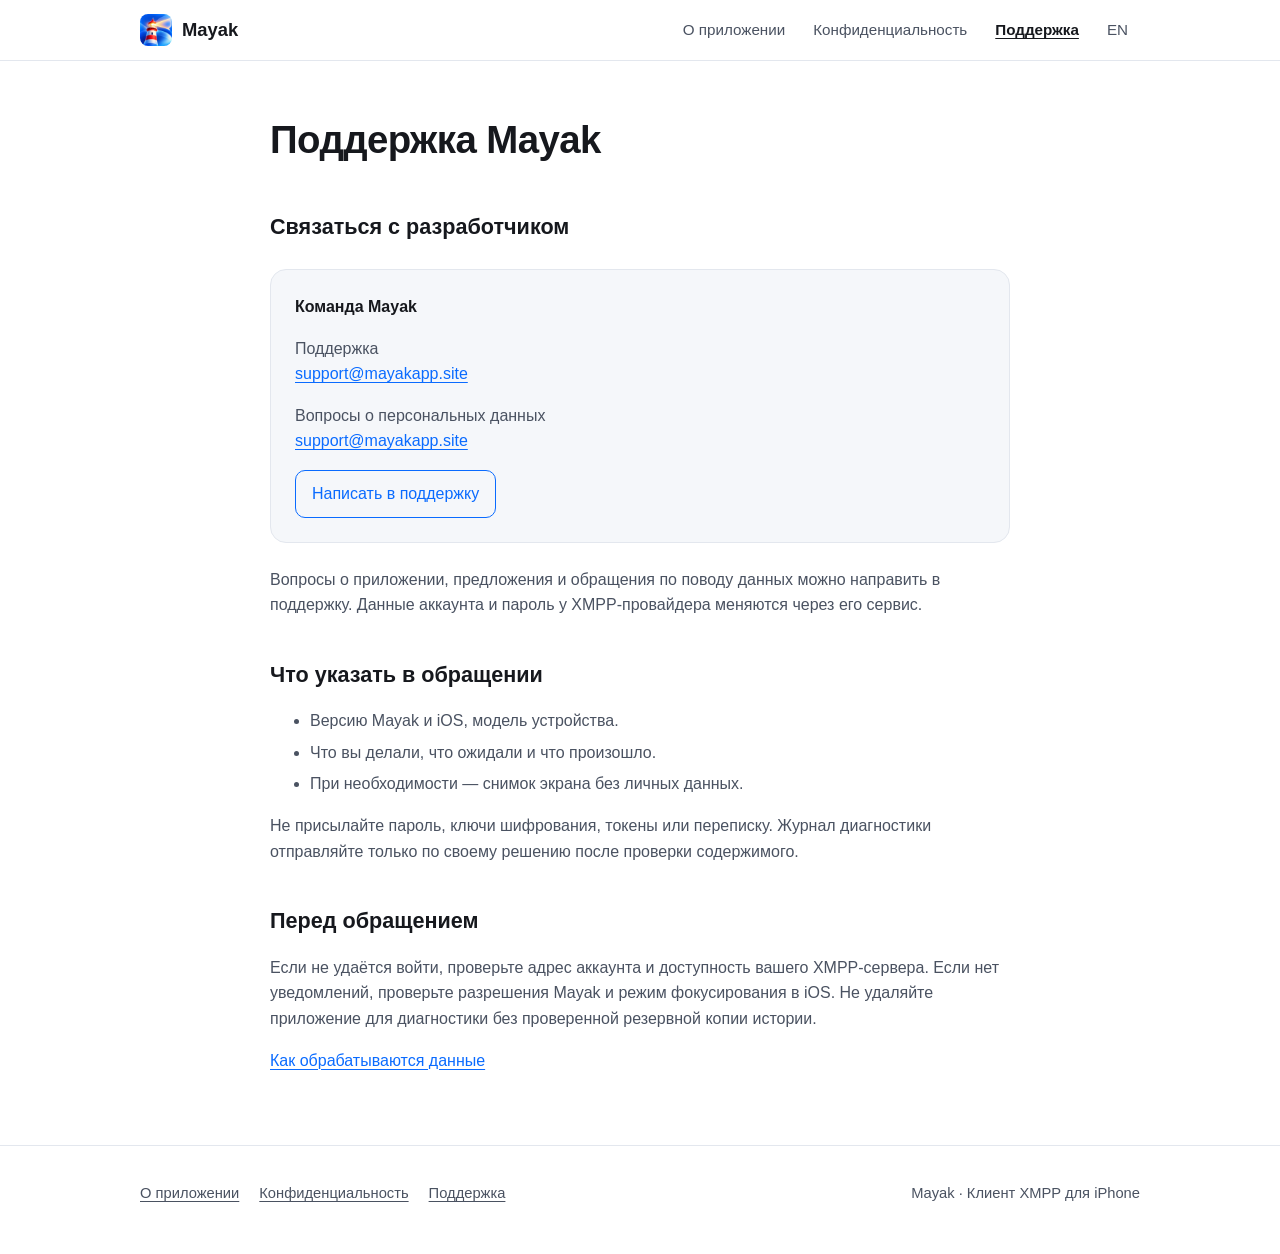
<file: ru/support/index.html>
<!doctype html>
<html lang="ru"><head>
<meta charset="utf-8"><meta name="viewport" content="width=device-width, initial-scale=1">
<title>Поддержка Mayak</title><meta name="description" content="Поддержка Mayak">
<link rel="icon" href="../../assets/app-icon-180.png"><link rel="stylesheet" href="../../assets/style.css">
<link rel="alternate" hreflang="ru" href="../../ru/support/index.html"><link rel="alternate" hreflang="en" href="../../en/support/index.html">
</head><body>
<a class="skip-link" href="#main">К содержимому</a>
<header class="site-header"><div class="wrap"><a class="brand" href="../index.html"><img src="../../assets/app-icon-180.png" width="32" height="32" alt=""><span>Mayak</span></a>
<nav class="site-nav" aria-label="Навигация"><a href="../index.html">О приложении</a><a href="../privacy/index.html">Конфиденциальность</a><a href="../support/index.html" aria-current="page">Поддержка</a><a href="../../en/support/index.html" lang="en">EN</a></nav></div></header>
<main id="main"><article class="wrap doc"><h1>Поддержка Mayak</h1><section aria-labelledby="contact"><h2 id="contact">Связаться с разработчиком</h2><div class="contact-card"><p><strong>Команда Mayak</strong></p><p>Поддержка<br><a href="mailto:support@mayakapp.site">support@mayakapp.site</a></p><p>Вопросы о персональных данных<br><a href="mailto:support@mayakapp.site">support@mayakapp.site</a></p><p><a class="contact-button" href="mailto:support@mayakapp.site?subject=Mayak%20support">Написать в поддержку</a></p></div><p>Вопросы о приложении, предложения и обращения по поводу данных можно направить в поддержку. Данные аккаунта и пароль у XMPP-провайдера меняются через его сервис.</p></section><section aria-labelledby="report"><h2 id="report">Что указать в обращении</h2><ul> <li>Версию Mayak и iOS, модель устройства.</li><li>Что вы делали, что ожидали и что произошло.</li><li>При необходимости — снимок экрана без личных данных.</li></ul><p>Не присылайте пароль, ключи шифрования, токены или переписку. Журнал диагностики отправляйте только по своему решению после проверки содержимого.</p></section><section aria-labelledby="help"><h2 id="help">Перед обращением</h2><p>Если не удаётся войти, проверьте адрес аккаунта и доступность вашего XMPP-сервера. Если нет уведомлений, проверьте разрешения Mayak и режим фокусирования в iOS. Не удаляйте приложение для диагностики без проверенной резервной копии истории.</p><p><a href="../privacy/index.html">Как обрабатываются данные</a></p></section></article></main>
<footer class="site-footer"><div class="wrap"><nav aria-label="Ссылки"><a href="../index.html">О приложении</a><a href="../privacy/index.html">Конфиденциальность</a><a href="../support/index.html" aria-current="page">Поддержка</a></nav><span class="copy">Mayak · Клиент XMPP для iPhone</span></div></footer>
</body></html>
</file>
<file: assets/style.css>
/* Mayak website — shared styles. System font stack, no external resources. */

:root {
  --accent: #0a6bff;
  --accent-strong: #0958d6;
  --accent-soft: rgba(10, 107, 255, 0.1);
  --bg: #ffffff;
  --bg-alt: #f5f7fa;
  --card: #ffffff;
  --text: #16181d;
  --text-2: #4a5261;
  --line: #e3e7ee;
  --radius: 16px;
  --max: 1040px;
  color-scheme: light dark;
}

@media (prefers-color-scheme: dark) {
  :root {
    --accent: #4c9aff;
    --accent-strong: #7bb4ff;
    --accent-soft: rgba(76, 154, 255, 0.14);
    --bg: #101317;
    --bg-alt: #161a20;
    --card: #1a1f26;
    --text: #eef1f6;
    --text-2: #a8b1bf;
    --line: #2a3038;
  }
}

* { box-sizing: border-box; }

html { -webkit-text-size-adjust: 100%; }

body {
  margin: 0;
  font-family: -apple-system, BlinkMacSystemFont, "SF Pro Text", "Segoe UI",
    Roboto, "Helvetica Neue", Arial, sans-serif;
  font-size: 1rem;
  line-height: 1.6;
  color: var(--text);
  background: var(--bg);
}

img { max-width: 100%; height: auto; }

a { color: var(--accent); text-decoration-thickness: 1px; text-underline-offset: 3px; }
a:hover { color: var(--accent-strong); }

a:focus-visible, button:focus-visible, [tabindex]:focus-visible {
  outline: 3px solid var(--accent);
  outline-offset: 3px;
  border-radius: 6px;
}

.wrap { max-width: var(--max); margin: 0 auto; padding: 0 20px; }

/* Header */

.site-header {
  position: sticky;
  top: 0;
  z-index: 10;
  background: color-mix(in srgb, var(--bg) 88%, transparent);
  backdrop-filter: blur(12px);
  -webkit-backdrop-filter: blur(12px);
  border-bottom: 1px solid var(--line);
}

.site-header .wrap {
  display: flex;
  align-items: center;
  gap: 16px;
  min-height: 60px;
  flex-wrap: wrap;
}

.brand {
  display: inline-flex;
  align-items: center;
  gap: 10px;
  font-weight: 700;
  font-size: 1.15rem;
  color: var(--text);
  text-decoration: none;
}
.brand img { width: 32px; height: 32px; border-radius: 8px; }

.site-nav { display: flex; align-items: center; gap: 4px; margin-left: auto; flex-wrap: wrap; }
.site-nav a {
  color: var(--text-2);
  text-decoration: none;
  padding: 8px 12px;
  border-radius: 10px;
  font-size: 0.95rem;
}
.site-nav a:hover { color: var(--text); background: var(--accent-soft); }
.site-nav a[aria-current="page"] { color: var(--accent); font-weight: 600; }

.lang-switch {
  display: inline-flex;
  border: 1px solid var(--line);
  border-radius: 999px;
  overflow: hidden;
  margin-left: 8px;
}
.lang-switch a {
  padding: 6px 12px;
  font-size: 0.85rem;
  font-weight: 600;
  color: var(--text-2);
  text-decoration: none;
  border-radius: 0;
}
.lang-switch a[aria-current="true"] { background: var(--accent); color: #fff; }

.skip-link {
  position: absolute;
  left: -9999px;
  top: 0;
  background: var(--accent);
  color: #fff;
  padding: 10px 16px;
  border-radius: 0 0 10px 0;
  z-index: 100;
}
.skip-link:focus { left: 0; color: #fff; }

/* Hero */

.hero { padding: 72px 0 48px; }
.hero-inner {
  display: grid;
  grid-template-columns: 1.15fr 0.85fr;
  gap: 48px;
  align-items: center;
}
.hero h1 {
  font-size: clamp(2.2rem, 5.4vw, 3.4rem);
  line-height: 1.12;
  letter-spacing: -0.02em;
  margin: 0 0 16px;
}
.hero .lead {
  font-size: clamp(1.1rem, 2.4vw, 1.3rem);
  color: var(--text-2);
  margin: 0 0 28px;
  max-width: 34em;
}
.hero-visual {
  display: flex;
  justify-content: center;
}
.hero-visual img.app-icon {
  width: min(240px, 60vw);
  border-radius: 22.5%;
  box-shadow: 0 24px 64px rgba(10, 60, 140, 0.28);
}

.badge-coming {
  display: inline-flex;
  align-items: center;
  gap: 8px;
  padding: 8px 16px;
  border-radius: 999px;
  background: var(--accent-soft);
  color: var(--accent);
  font-weight: 600;
  font-size: 0.95rem;
  margin-bottom: 20px;
}

.hero-note {
  margin-top: 24px;
  padding: 14px 18px;
  border-radius: var(--radius);
  border: 1px solid var(--line);
  background: var(--bg-alt);
  color: var(--text-2);
  font-size: 0.95rem;
  max-width: 40em;
}

/* Sections */

.section { padding: 56px 0; }
.section.alt { background: var(--bg-alt); }
.section h2 {
  font-size: clamp(1.6rem, 3.6vw, 2.2rem);
  letter-spacing: -0.015em;
  margin: 0 0 12px;
}
.section .sub { color: var(--text-2); max-width: 44em; margin: 0 0 32px; }

.grid { display: grid; gap: 16px; }
.grid.cols-2 { grid-template-columns: repeat(2, 1fr); }
.grid.cols-3 { grid-template-columns: repeat(3, 1fr); }
.grid.cols-4 { grid-template-columns: repeat(4, 1fr); }

.card {
  background: var(--card);
  border: 1px solid var(--line);
  border-radius: var(--radius);
  padding: 22px;
}
.card h3 { margin: 0 0 8px; font-size: 1.08rem; }
.card p { margin: 0; color: var(--text-2); font-size: 0.96rem; }

.steps { counter-reset: step; display: grid; gap: 16px; }
.step {
  display: grid;
  grid-template-columns: 48px 1fr;
  gap: 16px;
  align-items: start;
  background: var(--card);
  border: 1px solid var(--line);
  border-radius: var(--radius);
  padding: 20px;
}
.step::before {
  counter-increment: step;
  content: counter(step);
  display: grid;
  place-items: center;
  width: 44px;
  height: 44px;
  border-radius: 50%;
  background: var(--accent-soft);
  color: var(--accent);
  font-weight: 700;
  font-size: 1.1rem;
}
.step h3 { margin: 0 0 6px; font-size: 1.05rem; }
.step p { margin: 0; color: var(--text-2); font-size: 0.96rem; }

.faq details {
  background: var(--card);
  border: 1px solid var(--line);
  border-radius: var(--radius);
  padding: 4px 20px;
  margin-bottom: 12px;
}
.faq summary {
  cursor: pointer;
  font-weight: 600;
  padding: 16px 0;
  list-style: none;
  position: relative;
  padding-right: 32px;
}
.faq summary::after {
  content: "+";
  position: absolute;
  right: 4px;
  top: 14px;
  font-size: 1.4rem;
  color: var(--accent);
  font-weight: 400;
}
.faq details[open] summary::after { content: "–"; }
.faq summary::-webkit-details-marker { display: none; }
.faq details p { color: var(--text-2); margin-top: 0; }

.cta-band {
  text-align: center;
  padding: 64px 20px;
}
.cta-band h2 { margin-bottom: 12px; }

/* Footer */

.site-footer {
  border-top: 1px solid var(--line);
  padding: 36px 0 48px;
  color: var(--text-2);
  font-size: 0.92rem;
}
.site-footer .wrap { display: flex; flex-wrap: wrap; gap: 12px 28px; }
.site-footer nav { display: flex; gap: 20px; flex-wrap: wrap; }
.site-footer a { color: var(--text-2); }
.site-footer a:hover { color: var(--text); }
.site-footer .copy { margin-left: auto; }

/* Language chooser (root /) */

.lang-pick {
  min-height: 70vh;
  display: grid;
  place-items: center;
  text-align: center;
  padding: 48px 20px;
}
.lang-pick img { width: 120px; border-radius: 22.5%; margin-bottom: 24px; }
.lang-pick h1 { margin: 0 0 8px; font-size: 2rem; }
.lang-pick p { color: var(--text-2); margin: 0 0 32px; }
.lang-pick .choices { display: flex; gap: 16px; flex-wrap: wrap; justify-content: center; }
.lang-pick .choices a {
  display: inline-block;
  padding: 14px 36px;
  border-radius: 14px;
  border: 1px solid var(--line);
  background: var(--card);
  color: var(--text);
  font-weight: 600;
  font-size: 1.1rem;
  text-decoration: none;
}
.lang-pick .choices a:hover { border-color: var(--accent); color: var(--accent); }

/* Privacy policy page */

.doc { max-width: 780px; }
.doc h1 { font-size: clamp(1.8rem, 4vw, 2.4rem); margin: 48px 0 8px; letter-spacing: -0.015em; }
.doc .doc-meta { color: var(--text-2); font-size: 0.95rem; margin-bottom: 32px; }
.doc h2 { font-size: 1.35rem; margin: 40px 0 12px; }
.doc h3 { font-size: 1.1rem; margin: 28px 0 8px; }
.doc p, .doc li { color: var(--text-2); }
.doc li { margin-bottom: 6px; }
.doc strong { color: var(--text); }
.doc .draft-notice,
.doc .todo-box {
  border: 1px solid #d9a41e55;
  background: rgba(217, 164, 30, 0.08);
  border-radius: var(--radius);
  padding: 16px 20px;
  margin: 24px 0;
  font-size: 0.95rem;
}
.doc .draft-notice strong, .doc .todo-box strong { color: var(--text); }
.doc .todo-box ul { margin: 8px 0 0; }
.doc table { width: 100%; border-collapse: collapse; font-size: 0.93rem; margin: 16px 0; table-layout: fixed; }
.doc th, .doc td { border: 1px solid var(--line); padding: 10px 12px; text-align: left; vertical-align: top; overflow-wrap: anywhere; }
.doc th { background: var(--bg-alt); color: var(--text); }
.doc code { font-size: 0.9em; background: var(--bg-alt); padding: 2px 6px; border-radius: 6px; overflow-wrap: anywhere; }

@media (max-width: 560px) {
  .doc table, .doc tbody, .doc tr { display: block; }
  .doc thead { display: none; }
  .doc tr:first-child { display: none; }
  .doc tr {
    border: 1px solid var(--line);
    border-radius: 12px;
    padding: 10px 14px;
    margin-bottom: 12px;
    background: var(--card);
  }
  .doc th, .doc td { display: block; border: none; padding: 3px 0; background: none; }
  .doc td:first-child { font-weight: 600; color: var(--text); }
}

/* Responsive */

@media (max-width: 860px) {
  .hero-inner { grid-template-columns: 1fr; gap: 32px; }
  .hero-visual { order: -1; }
  .hero-visual img.app-icon { width: min(160px, 44vw); }
  .grid.cols-3, .grid.cols-4 { grid-template-columns: repeat(2, 1fr); }
}

@media (max-width: 560px) {
  .hero { padding: 48px 0 32px; }
  .section { padding: 40px 0; }
  .grid.cols-2, .grid.cols-3, .grid.cols-4 { grid-template-columns: 1fr; }
  .site-footer .copy { margin-left: 0; }
  .site-header .wrap { gap: 8px; }
  .brand span { font-size: 1rem; }
}

@media (prefers-reduced-motion: reduce) {
  *, *::before, *::after {
    animation-duration: 0.01ms !important;
    transition-duration: 0.01ms !important;
  }
  .site-header { backdrop-filter: none; -webkit-backdrop-filter: none; }
}

/* Editorial revision: simple documents and explicit unpublished fields. */
.doc { padding-bottom: 56px; }
.doc section { scroll-margin-top: 110px; }
.pending { border-left: 3px solid #b77900; background: var(--bg-alt); padding: 12px 16px; overflow-wrap: anywhere; }
.compatibility { margin-top: 24px; }
.site-nav a[aria-current="page"] { color: var(--text); text-decoration: underline; }
@media(max-width:560px) { .site-nav { margin-left:0; gap:0; } .site-nav a { padding:8px; } .site-header .wrap { padding-top:8px; padding-bottom:8px; } }

/* Demo contact layout; replace reserved .example addresses before release. */
.contact-card { margin:24px 0; padding:24px; border:1px solid var(--line); border-radius:16px; background:var(--bg-alt); overflow-wrap:anywhere; }
.contact-card p:first-child { margin-top:0; }
.contact-card p:last-child { margin-bottom:0; }
.contact-button { display:inline-block; padding:10px 16px; border:1px solid var(--accent); border-radius:10px; text-decoration:none; }

/* Features: visual cards + compact row. Pastel cards stay light in both
   schemes and carry their own dark text colors. */

.feature-cards {
  display: grid;
  grid-template-columns: repeat(3, minmax(0, 1fr));
  gap: 20px;
}

.feature-card {
  min-width: 0;
  border-radius: 20px;
  border: 1px solid rgba(15, 40, 70, 0.1);
  padding: 26px 22px 24px;
  text-align: center;
  color: #1a2233;
}
.feature-card h3 { margin: 0 0 6px; font-size: 1.15rem; letter-spacing: -0.01em; }
.feature-card p { margin: 0; color: #455160; font-size: 0.95rem; }

.feature-blue { background: linear-gradient(180deg, #cbeafd, #bbe3fe); }
.feature-peach { background: #fdcfb8; }
.feature-mint { background: linear-gradient(180deg, #c9eeda, #b9e4d0); }

.feature-media img {
  display: block;
  margin: 0 auto 20px;
  width: auto;
  height: auto;
  max-width: 100%;
  max-height: 540px;
  /* The mockups bake a shadow into their pastel background; fade the
     edges so the picture dissolves into the card instead of ending
     on a hard rectangle. */
  -webkit-mask-image:
    linear-gradient(to right, transparent, #000 34px, #000 calc(100% - 34px), transparent),
    linear-gradient(to bottom, transparent, #000 34px, #000 calc(100% - 34px), transparent);
  -webkit-mask-composite: source-in;
  mask-image:
    linear-gradient(to right, transparent, #000 34px, #000 calc(100% - 34px), transparent),
    linear-gradient(to bottom, transparent, #000 34px, #000 calc(100% - 34px), transparent);
  mask-composite: intersect;
}

.feature-minor {
  display: grid;
  grid-template-columns: repeat(3, minmax(0, 1fr));
  gap: 20px;
  margin-top: 28px;
}
.feature-minor-item { display: flex; gap: 14px; align-items: flex-start; }
.feature-minor-icon {
  flex: none;
  width: 40px;
  height: 40px;
  display: grid;
  place-items: center;
  border-radius: 12px;
  background: var(--accent-soft);
  color: var(--accent);
}
.feature-minor-icon svg { width: 22px; height: 22px; }
.feature-minor h3 { margin: 0 0 4px; font-size: 1rem; }
.feature-minor p { margin: 0; color: var(--text-2); font-size: 0.92rem; }

@media (max-width: 899px) {
  .feature-cards { grid-template-columns: minmax(0, 1fr); gap: 16px; }
  .feature-media img { max-height: 480px; }
  .feature-minor { grid-template-columns: 1fr; gap: 16px; }
}
</file>
